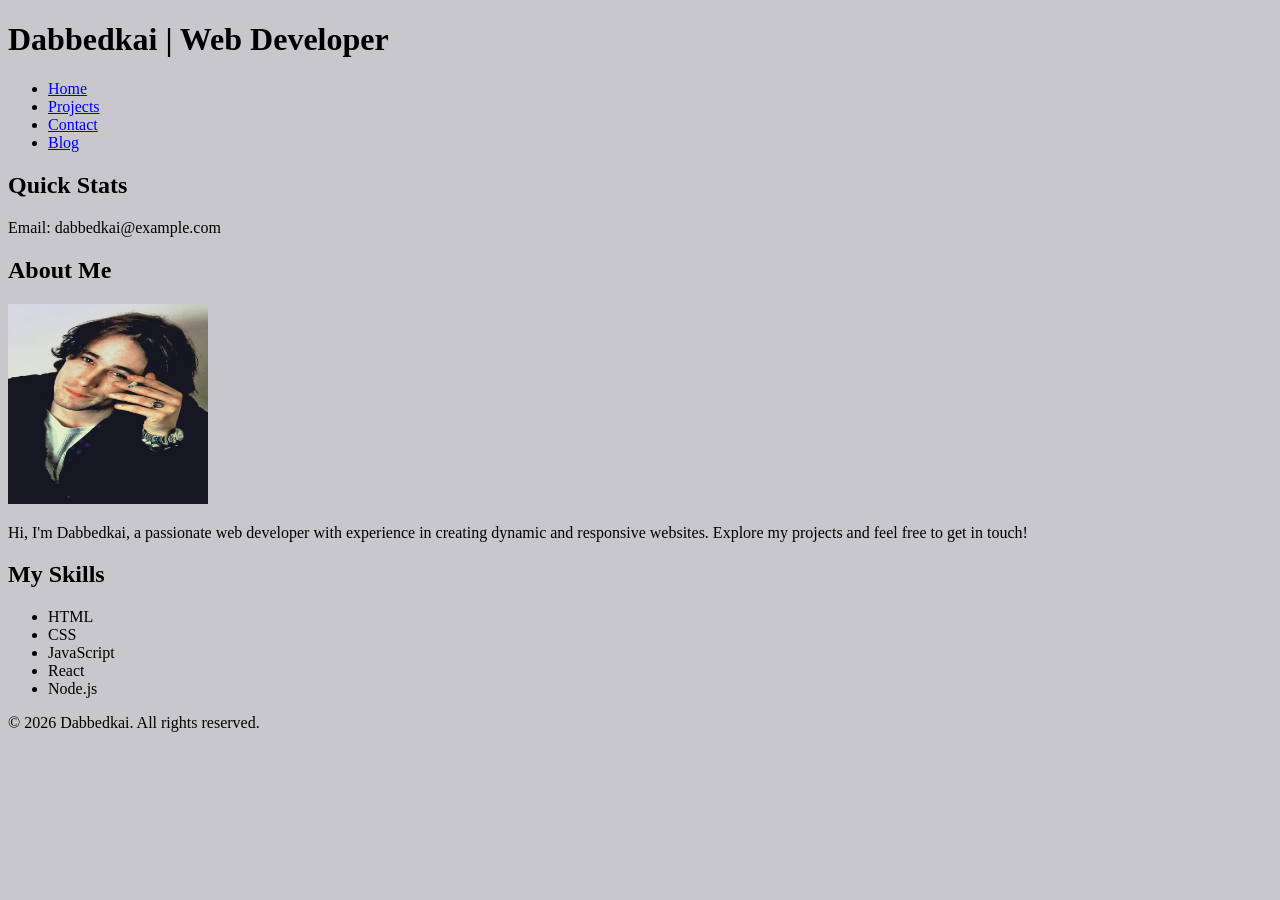
<file: activity1/index.html>
<!DOCTYPE html>
<html lang="en">
  <head>
    <meta charset="UTF-8">
    <meta name="viewport" content="width=device-width, initial-scale=1.0">
    <title>Main Portfolio</title>
    <style>
        body {
            background-color: #c8c8cc;

        }
    </style>
  </head>
  <body>
    <header>
      <h1>Dabbedkai | Web Developer</h1>
    </header>
    <nav>
      <ul>
        <li><a href="index.html">Home</a></li>
        <li><a href="projects.html">Projects</a></li>
        <li><a href="contact.html">Contact</a></li>
        <li><a href="blog.html">Blog</a></li>
      </ul>

    </nav>
    <main>
      <aside>
        <h2>Quick Stats</h2>
        <p>Email: dabbedkai@example.com</p>
      </aside>
      <section id="about">
        <h2>About Me</h2>
        <img src="profile.jpg" width="200" height="200" alt="Headshot of Dabbedkai">
        <p>Hi, I'm Dabbedkai, a passionate web developer with experience in
          creating dynamic and responsive websites. Explore my projects and feel
          free to get in touch!</p>
      </section>
      <section id="skills">
        <h2>My Skills</h2>
        <ul>
          <li>HTML</li>
          <li>CSS</li>
          <li>JavaScript</li>
          <li>React</li>
          <li>Node.js</li>
        </ul>
      </section>
    </main>
    <footer>
      <p>&copy; 2026 Dabbedkai. All rights reserved.</p>
    </footer>
  </body>
</html>
</file>
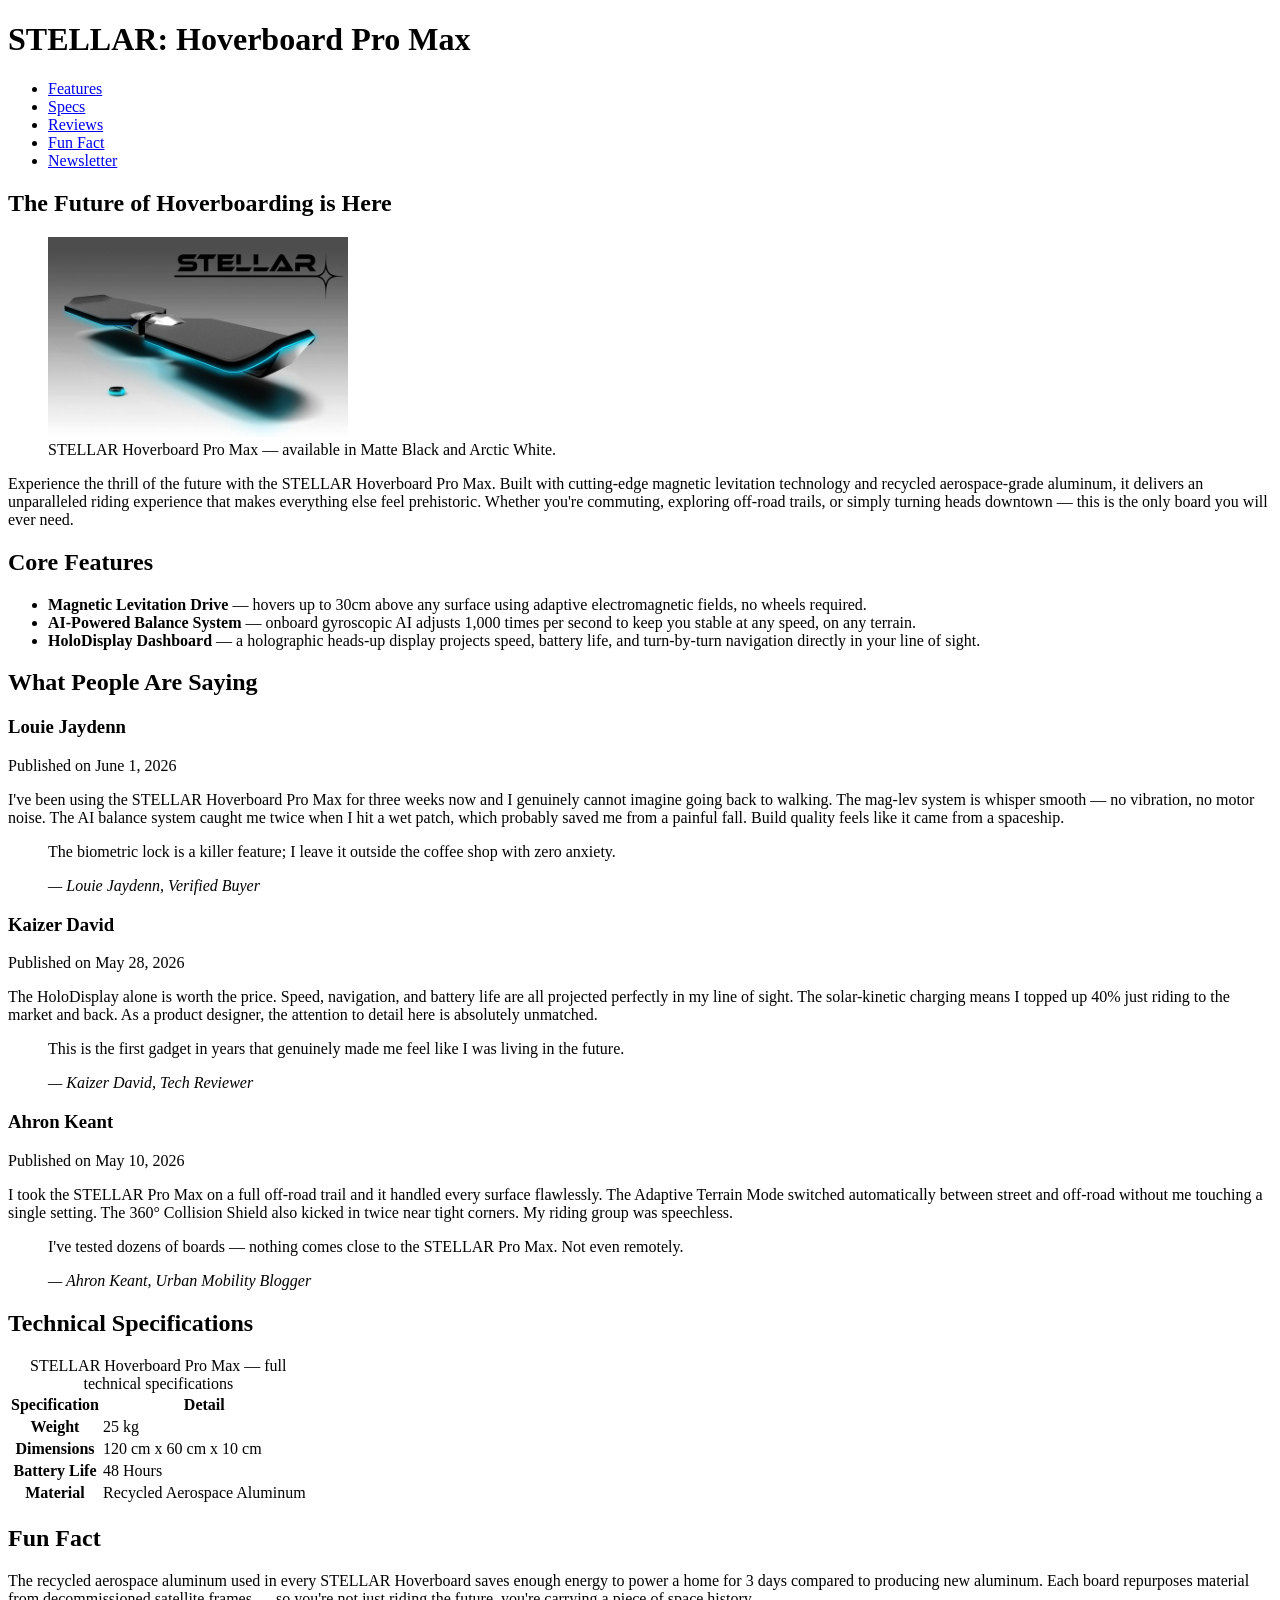
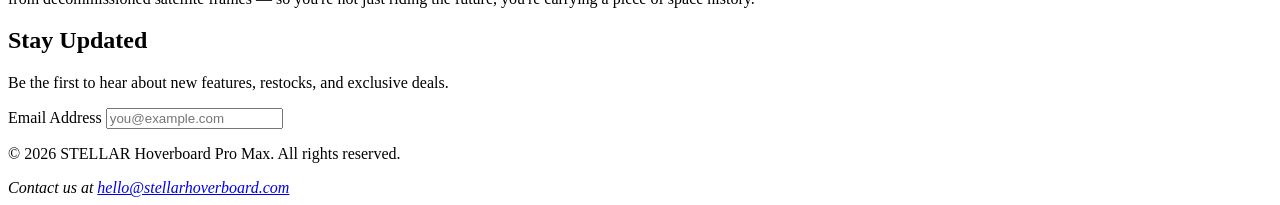
<file: activity2/index.html>
<!doctype html>
<html lang="en">
  <head>
    <meta charset="UTF-8" />
    <meta name="viewport" content="width=device-width, initial-scale=1.0" />
    <title>STELLAR: Hoverboard Pro Max</title>
  </head>
  <body>
    <header>
      <h1>STELLAR: Hoverboard Pro Max</h1>
      <nav>
        <ul>
          <li><a href="#features">Features</a></li>
          <li><a href="#specs">Specs</a></li>
          <li><a href="#reviews">Reviews</a></li>
          <li><a href="#fun-fact">Fun Fact</a></li>
          <li><a href="#newsletter">Newsletter</a></li>
        </ul>
      </nav>
    </header>

    <main>
      <section id="hero">
        <h2>The Future of Hoverboarding is Here</h2>
        <figure>
          <img
            src="product.jpg"
            width="300"
            height="200"
            alt="STELLAR Hoverboard Pro Max in sleek matte black finish with glowing blue LED trim, hovering 20cm above ground"
          />
          <figcaption>
            STELLAR Hoverboard Pro Max — available in Matte Black and Arctic
            White.
          </figcaption>
        </figure>
        <p>
          Experience the thrill of the future with the STELLAR Hoverboard Pro
          Max. Built with cutting-edge magnetic levitation technology and
          recycled aerospace-grade aluminum, it delivers an unparalleled riding
          experience that makes everything else feel prehistoric. Whether you're
          commuting, exploring off-road trails, or simply turning heads downtown
          — this is the only board you will ever need.
        </p>
      </section>

      <section id="features">
        <h2>Core Features</h2>
        <ul>
          <li>
            <strong>Magnetic Levitation Drive</strong> — hovers up to 30cm above
            any surface using adaptive electromagnetic fields, no wheels
            required.
          </li>
          <li>
            <strong>AI-Powered Balance System</strong> — onboard gyroscopic AI
            adjusts 1,000 times per second to keep you stable at any speed, on
            any terrain.
          </li>
          <li>
            <strong>HoloDisplay Dashboard</strong> — a holographic heads-up
            display projects speed, battery life, and turn-by-turn navigation
            directly in your line of sight.
          </li>
        </ul>
      </section>

      <section id="reviews">
        <h2>What People Are Saying</h2>

        <article>
          <h3>Louie Jaydenn</h3>
          <p>Published on <time datetime="2026-06-01">June 1, 2026</time></p>
          <p>
            I've been using the STELLAR Hoverboard Pro Max for three weeks now
            and I genuinely cannot imagine going back to walking. The mag-lev
            system is whisper smooth — no vibration, no motor noise. The AI
            balance system caught me twice when I hit a wet patch, which
            probably saved me from a painful fall. Build quality feels like it
            came from a spaceship.
          </p>
          <blockquote>
            <p>
              The biometric lock is a killer feature; I leave it outside the
              coffee shop with zero anxiety.
            </p>
            <cite>— Louie Jaydenn, Verified Buyer</cite>
          </blockquote>
        </article>

        <article>
          <h3>Kaizer David</h3>
          <p>Published on <time datetime="2026-05-28">May 28, 2026</time></p>
          <p>
            The HoloDisplay alone is worth the price. Speed, navigation, and
            battery life are all projected perfectly in my line of sight. The
            solar-kinetic charging means I topped up 40% just riding to the
            market and back. As a product designer, the attention to detail here
            is absolutely unmatched.
          </p>
          <blockquote>
            <p>
              This is the first gadget in years that genuinely made me feel like
              I was living in the future.
            </p>
            <cite>— Kaizer David, Tech Reviewer</cite>
          </blockquote>
        </article>

        <article>
          <h3>Ahron Keant</h3>
          <p>Published on <time datetime="2026-05-10">May 10, 2026</time></p>
          <p>
            I took the STELLAR Pro Max on a full off-road trail and it handled
            every surface flawlessly. The Adaptive Terrain Mode switched
            automatically between street and off-road without me touching a
            single setting. The 360° Collision Shield also kicked in twice near
            tight corners. My riding group was speechless.
          </p>
          <blockquote>
            <p>
              I've tested dozens of boards — nothing comes close to the STELLAR
              Pro Max. Not even remotely.
            </p>
            <cite>— Ahron Keant, Urban Mobility Blogger</cite>
          </blockquote>
        </article>
      </section>

      <section id="specs">
        <h2>Technical Specifications</h2>
        <table>
          <caption>
            STELLAR Hoverboard Pro Max — full technical specifications
          </caption>
          <thead>
            <tr>
              <th scope="col">Specification</th>
              <th scope="col">Detail</th>
            </tr>
          </thead>
          <tbody>
            <tr>
              <th scope="row">Weight</th>
              <td>25 kg</td>
            </tr>
            <tr>
              <th scope="row">Dimensions</th>
              <td>120 cm x 60 cm x 10 cm</td>
            </tr>
            <tr>
              <th scope="row">Battery Life</th>
              <td>48 Hours</td>
            </tr>
            <tr>
              <th scope="row">Material</th>
              <td>Recycled Aerospace Aluminum</td>
            </tr>
          </tbody>
        </table>
      </section>

      <aside id="fun-fact">
        <h2>Fun Fact</h2>
        <p>
          The recycled aerospace aluminum used in every STELLAR Hoverboard saves
          enough energy to power a home for 3 days compared to producing new
          aluminum. Each board repurposes material from decommissioned satellite
          frames — so you're not just riding the future, you're carrying a piece
          of space history.
        </p>
      </aside>

      <section id="newsletter">
        <h2>Stay Updated</h2>
        <p>
          Be the first to hear about new features, restocks, and exclusive
          deals.
        </p>
        <form>
          <label for="email">Email Address</label>
          <input
            type="email"
            id="email"
            name="email"
            placeholder="you@example.com"
          />
            
        </form>
      </section>
    </main>

    <footer>
      <p>&copy; 2026 STELLAR Hoverboard Pro Max. All rights reserved.</p>
      <address>
        Contact us at
        <a href="mailto:hello@stellarhoverboard.com"
          >hello@stellarhoverboard.com</a
        >
      </address>
    </footer>
  </body>
</html>
</file>
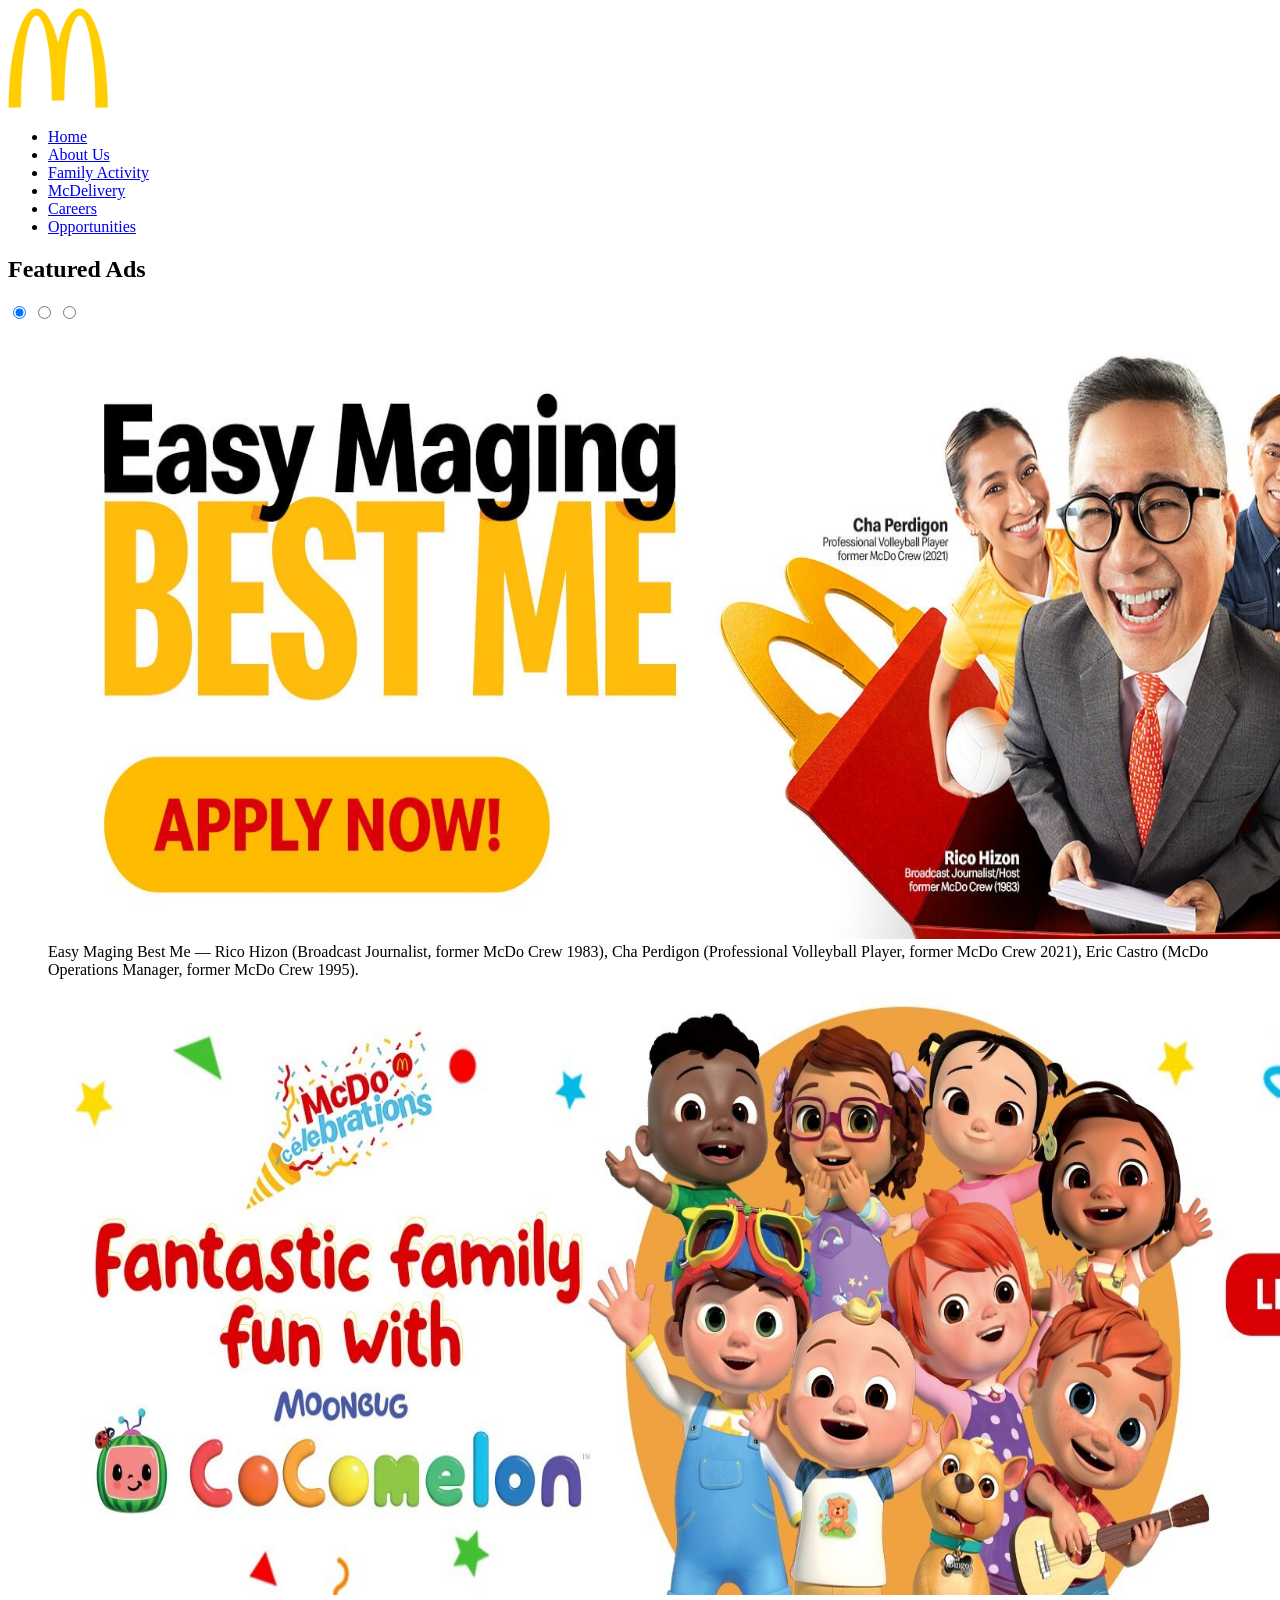
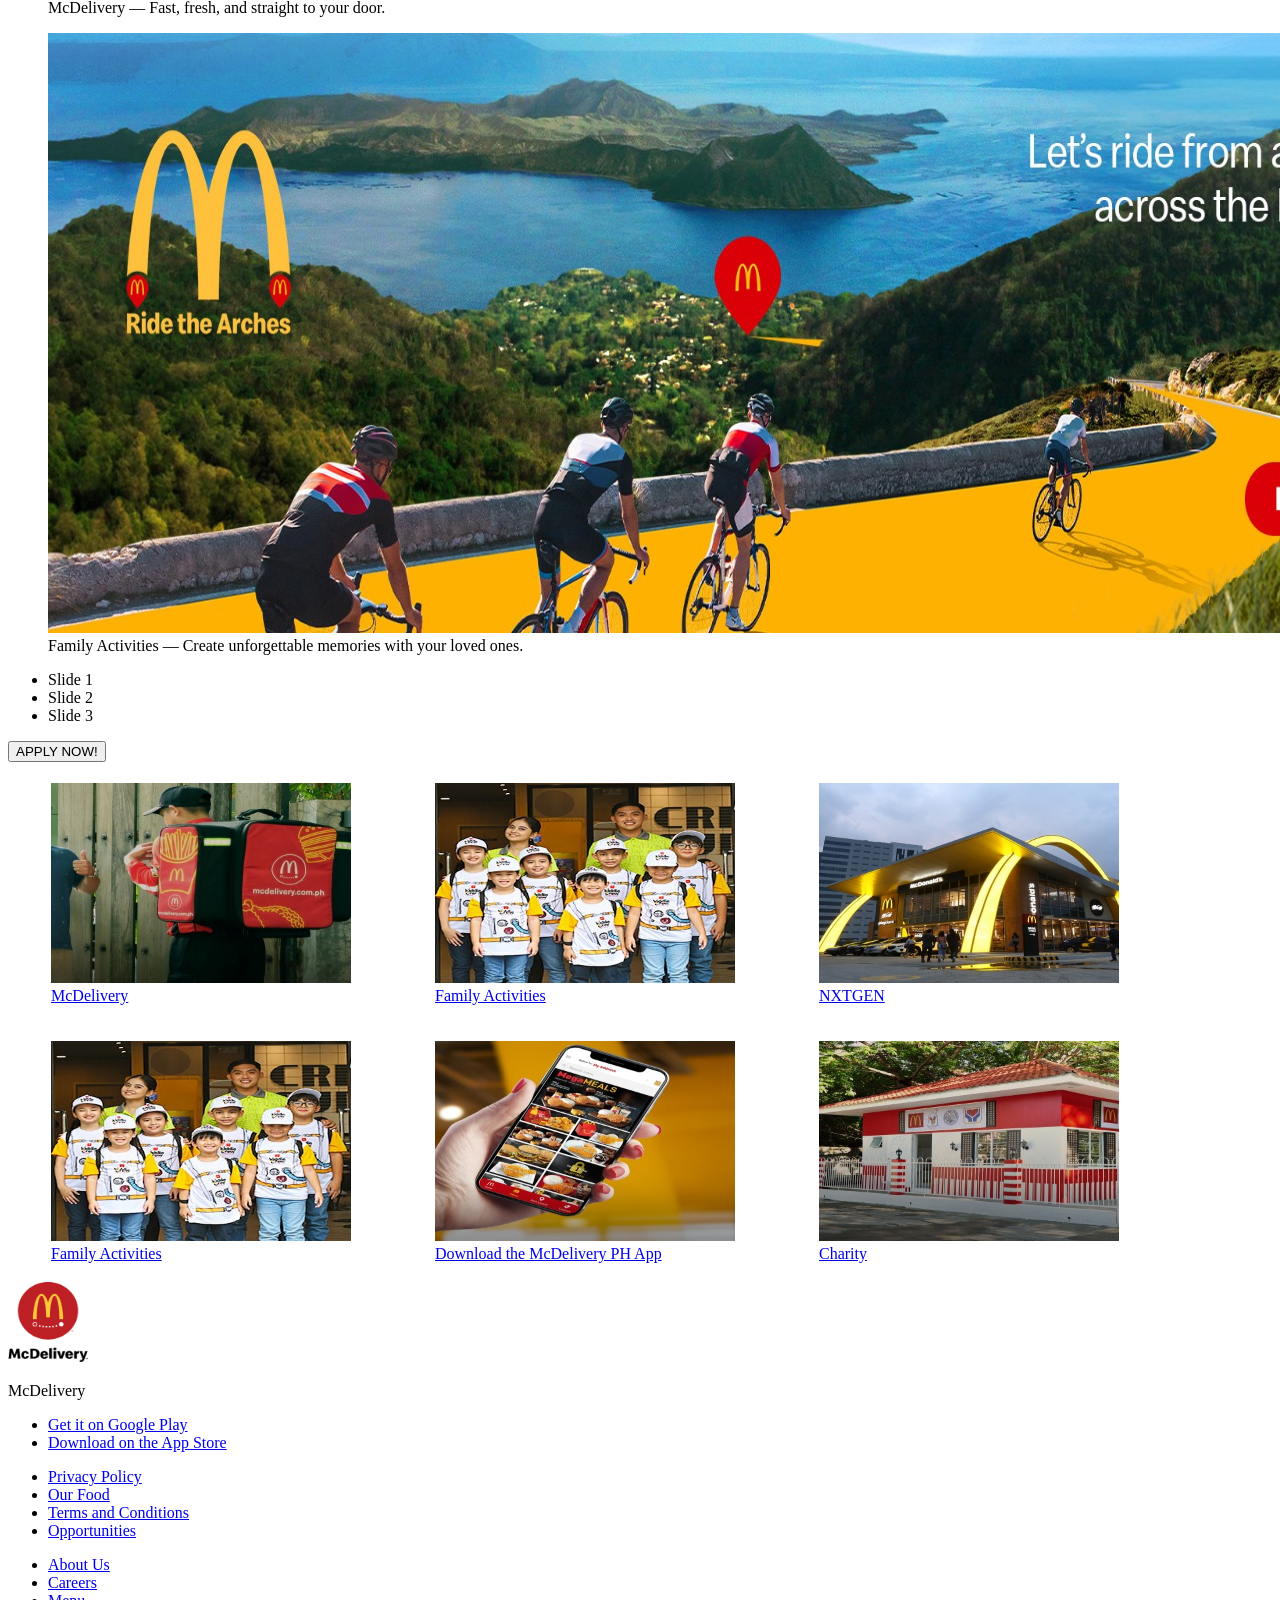
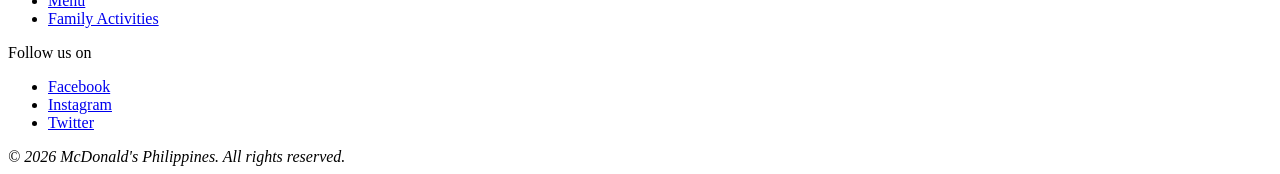
<file: activity3/index.html>
<!doctype html>
<html lang="en">
  <head>
    <meta charset="UTF-8" />
    <meta name="viewport" content="width=device-width, initial-scale=1.0" />
    <title>Document</title>
  </head>
  <body>
    <img src="logo.png" width="100" height="100" alt="Mcdo Logo" />
    <nav>
      <ul>
        <li><a href="#home">Home</a></li>
        <li><a href="#about">About Us</a></li>
        <li><a href="#activity">Family Activity</a></li>
        <li><a href="#delivery">McDelivery</a></li>
        <li><a href="#careers">Careers</a></li>
        <li><a href="#opportunities">Opportunities</a></li>
      </ul>
    </nav>

    <main>
    <section id="home">
      <h2>Featured Ads</h2>

      <input type="radio" name="carousel" id="slide1" checked />
      <input type="radio" name="carousel" id="slide2" />
      <input type="radio" name="carousel" id="slide3" />
 
      <figure id="carousel-slide1">
        <img
          src="AD.png"
          width="1500"
          height="600"
          alt="Easy Maging Best Me — Rico Hizon, Cha Perdigon, and Eric Castro, former McDo crew members who became successful professionals"
        />
        <figcaption>
          Easy Maging Best Me — Rico Hizon (Broadcast Journalist, former McDo Crew 1983),
          Cha Perdigon (Professional Volleyball Player, former McDo Crew 2021),
          Eric Castro (McDo Operations Manager, former McDo Crew 1995).
        </figcaption>
      </figure>

      <figure id="carousel-slide2">
        <img
          src="AD2.jpg"
          width="1500"
          height="600"
          alt="McDonald's McDelivery — order your favorites delivered straight to your door"
        />
        <figcaption>McDelivery — Fast, fresh, and straight to your door.</figcaption>
      </figure>

      <figure id="carousel-slide3">
        <img
          src="AD3.jpg"
          width="1500"
          height="600"
          alt="McDonald's Family Activities — fun events and experiences for the whole family"
        />
        <figcaption>Family Activities — Create unforgettable memories with your loved ones.</figcaption>
      </figure>
 
      <nav aria-label="Carousel navigation">
        <ul>
          <li><label for="slide1">Slide 1</label></li>
          <li><label for="slide2">Slide 2</label></li>
          <li><label for="slide3">Slide 3</label></li>
        </ul>
      </nav>
 
      <a href="#opportunities"><button type="button">APPLY NOW!</button></a>
    </section>
      <table>
        <tbody>
          <tr></tr>

          <tr>
            <td>
              <article>
                <a href="#mcdelivery">
                  <figure>
                    <img
                      src="McDelivery-300.jpeg"
                      alt="McDonald's delivery rider carrying a red McDelivery bag"
                      width="300"
                      height="200"
                    />
                    <figcaption>McDelivery</figcaption>
                  </figure>
                </a>
              </article>
            </td>
            <td>
              <article>
                <a href="#family">
                  <figure>
                    <img
                      src="FAMILY.jpg"
                      alt="McDonald's Family Activities"
                      width="300"
                      height="200"
                    />
                    <figcaption>Family Activities</figcaption>
                  </figure>
                </a>
              </article>
            </td>
            <td>
              <article>
                <a href="#nxtgen">
                  <figure>
                    <img
                      src="NXTGEN.jpeg"
                      alt="McDonald's NXTGEN"
                      width="300"
                      height="200"
                    />
                    <figcaption>NXTGEN</figcaption>
                  </figure>
                </a>
              </article>
            </td>
          </tr>

          <tr>
            <td>
              <article>
                <a href="#family">
                  <figure>
                    <img
                      src="FAMILY.jpg"
                      alt="A happy family wearing matching McDonald's t-shirts at a family activity event"
                      width="300"
                      height="200"
                    />
                    <figcaption>Family Activities</figcaption>
                  </figure>
                </a>
              </article>
            </td>

            <td>
              <article>
                <a href="#app">
                  <figure>
                    <img
                      src="DOWNLOAD.jpeg"
                      alt="Hand holding a smartphone showing the McDelivery PH app with meal options"
                      width="300"
                      height="200"
                    />
                    <figcaption>Download the McDelivery PH App</figcaption>
                  </figure>
                </a>
              </article>
            </td>

            <td>
              <article>
                <a href="#charity">
                  <figure>
                    <img
                      src="CHARITY.jpeg"
                      alt="McDonald's Bahay ni Kuya charity house with red and white exterior"
                      width="300"
                      height="200"
                    />
                    <figcaption>Charity</figcaption>
                  </figure>
                </a>
              </article>
            </td>
          </tr>
        </tbody>
      </table>
    </main>
    <footer>

    <section>
      <img src="MCDELIVERY.png" alt="McDelivery circular logo" width="80" height="80" />
      <p>McDelivery</p>
      <nav aria-label="Download McDelivery app">
        <ul>
          <li><a href="https://play.google.com/store">Get it on Google Play</a></li>
          <li><a href="https://www.apple.com/app-store/">Download on the App Store</a></li>
        </ul>
      </nav>
    </section>

    <nav aria-label="Legal and policies">
      <ul>
        <li><a href="#privacy">Privacy Policy</a></li>
        <li><a href="#food">Our Food</a></li>
        <li><a href="#terms">Terms and Conditions</a></li>
        <li><a href="#opportunities">Opportunities</a></li>
      </ul>
    </nav>

    <nav aria-label="Company">
      <ul>
        <li><a href="#about">About Us</a></li>
        <li><a href="#careers">Careers</a></li>
        <li><a href="#menu">Menu</a></li>
        <li><a href="#activity">Family Activities</a></li>
      </ul>
    </nav>

    <section>
      <p>Follow us on</p>
      <nav aria-label="Social media">
        <ul>
          <li><a href="https://www.facebook.com/McDo.Philippines">Facebook</a></li>
          <li><a href="https://www.instagram.com/mcdoph">Instagram</a></li>
          <li><a href="https://twitter.com/McDo_PH">Twitter</a></li>
        </ul>
      </nav>
    </section>
 
    <address>
      &copy; 2026 McDonald's Philippines. All rights reserved.
    </address>
 
  </footer>
  </body>
</html>
</file>
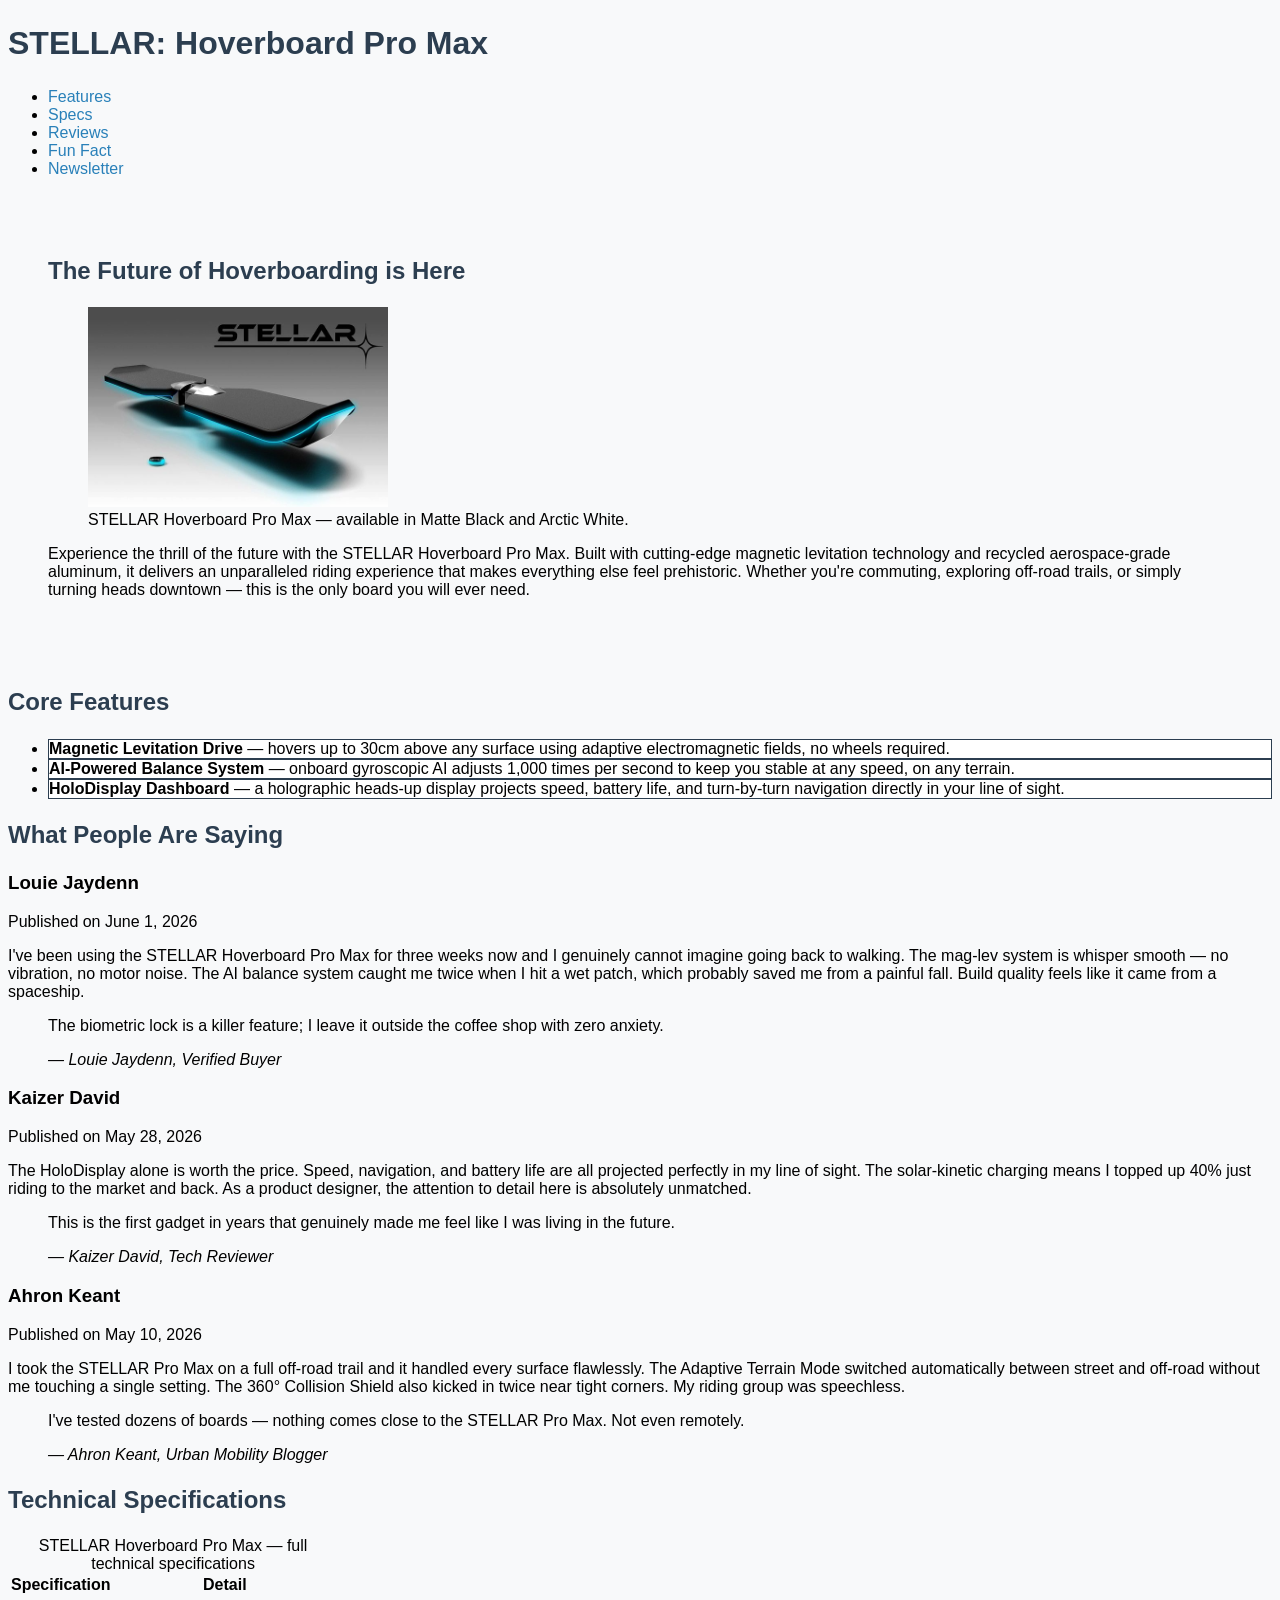
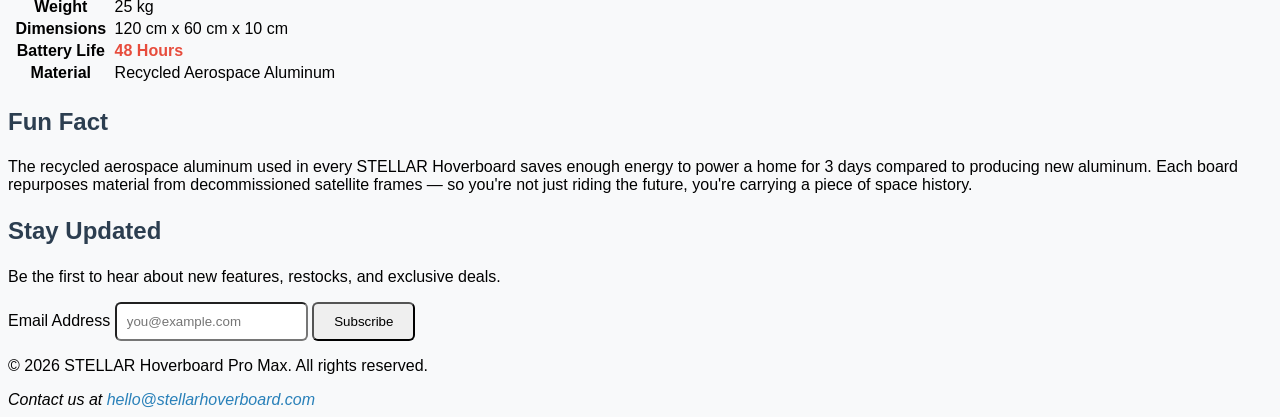
<file: activity4/index.html>
<!doctype html>
<html lang="en">
  <head>
    <meta charset="UTF-8" />
    <meta name="viewport" content="width=device-width, initial-scale=1.0" />
    <title>STELLAR: Hoverboard Pro Max</title>
    <link rel="stylesheet" href="style.css">
  </head>
  <body>
    <header>
      <h1>STELLAR: Hoverboard Pro Max</h1>
      <nav>
        <ul>
          <li><a href="#features">Features</a></li>
          <li><a href="#specs">Specs</a></li>
          <li><a href="#reviews">Reviews</a></li>
          <li><a href="#fun-fact">Fun Fact</a></li>
          <li><a href="#newsletter">Newsletter</a></li>
        </ul>
      </nav>
    </header>

    <main>
      <section id="hero">
        <h2>The Future of Hoverboarding is Here</h2>
        <figure>
          <img
            src="product.jpg"
            width="300"
            height="200"
            alt="STELLAR Hoverboard Pro Max in sleek matte black finish with glowing blue LED trim, hovering 20cm above ground"
          />
          <figcaption>
            STELLAR Hoverboard Pro Max — available in Matte Black and Arctic
            White.
          </figcaption>
        </figure>
        <p>
          Experience the thrill of the future with the STELLAR Hoverboard Pro
          Max. Built with cutting-edge magnetic levitation technology and
          recycled aerospace-grade aluminum, it delivers an unparalleled riding
          experience that makes everything else feel prehistoric. Whether you're
          commuting, exploring off-road trails, or simply turning heads downtown
          — this is the only board you will ever need.
        </p>
      </section>

      <section id="features">
        <h2>Core Features</h2>
        <ul>
          <li class="feature-card">
            <strong>Magnetic Levitation Drive</strong> — hovers up to 30cm above
            any surface using adaptive electromagnetic fields, no wheels
            required.
          </li>
          <li class="feature-card">
            <strong>AI-Powered Balance System</strong> — onboard gyroscopic AI
            adjusts 1,000 times per second to keep you stable at any speed, on
            any terrain.
          </li>
          <li class="feature-card">
            <strong>HoloDisplay Dashboard</strong> — a holographic heads-up
            display projects speed, battery life, and turn-by-turn navigation
            directly in your line of sight.
          </li>
        </ul>
      </section>

      <section id="reviews">
        <h2>What People Are Saying</h2>

        <article>
          <h3>Louie Jaydenn</h3>
          <p>Published on <time datetime="2026-06-01">June 1, 2026</time></p>
          <p>
            I've been using the STELLAR Hoverboard Pro Max for three weeks now
            and I genuinely cannot imagine going back to walking. The mag-lev
            system is whisper smooth — no vibration, no motor noise. The AI
            balance system caught me twice when I hit a wet patch, which
            probably saved me from a painful fall. Build quality feels like it
            came from a spaceship.
          </p>
          <blockquote>
            <p>
              The biometric lock is a killer feature; I leave it outside the
              coffee shop with zero anxiety.
            </p>
            <cite>— Louie Jaydenn, Verified Buyer</cite>
          </blockquote>
        </article>

        <article>
          <h3>Kaizer David</h3>
          <p>Published on <time datetime="2026-05-28">May 28, 2026</time></p>
          <p>
            The HoloDisplay alone is worth the price. Speed, navigation, and
            battery life are all projected perfectly in my line of sight. The
            solar-kinetic charging means I topped up 40% just riding to the
            market and back. As a product designer, the attention to detail here
            is absolutely unmatched.
          </p>
          <blockquote>
            <p>
              This is the first gadget in years that genuinely made me feel like
              I was living in the future.
            </p>
            <cite>— Kaizer David, Tech Reviewer</cite>
          </blockquote>
        </article>

        <article>
          <h3>Ahron Keant</h3>
          <p>Published on <time datetime="2026-05-10">May 10, 2026</time></p>
          <p>
            I took the STELLAR Pro Max on a full off-road trail and it handled
            every surface flawlessly. The Adaptive Terrain Mode switched
            automatically between street and off-road without me touching a
            single setting. The 360° Collision Shield also kicked in twice near
            tight corners. My riding group was speechless.
          </p>
          <blockquote>
            <p>
              I've tested dozens of boards — nothing comes close to the STELLAR
              Pro Max. Not even remotely.
            </p>
            <cite>— Ahron Keant, Urban Mobility Blogger</cite>
          </blockquote>
        </article>
      </section>

      <section id="specs">
        <h2>Technical Specifications</h2>
        <table>
          <caption>
            STELLAR Hoverboard Pro Max — full technical specifications
          </caption>
          <thead>
            <tr>
              <th scope="col">Specification</th>
              <th scope="col">Detail</th>
            </tr>
          </thead>
          <tbody>
            <tr>
              <th scope="row">Weight</th>
              <td>25 kg</td>
            </tr>
            <tr>
              <th scope="row">Dimensions</th>
              <td>120 cm x 60 cm x 10 cm</td>
            </tr>
            <tr>
              <th scope="row">Battery Life</th>
              <td><span class="text-highlight">48 Hours</span></td>
            </tr>
            <tr>
              <th scope="row">Material</th>
              <td>Recycled Aerospace Aluminum</td>
            </tr>
          </tbody>
        </table>
      </section>

      <aside id="fun-fact">
        <h2>Fun Fact</h2>
        <p>
          The recycled aerospace aluminum used in every STELLAR Hoverboard saves
          enough energy to power a home for 3 days compared to producing new
          aluminum. Each board repurposes material from decommissioned satellite
          frames — so you're not just riding the future, you're carrying a piece
          of space history.
        </p>
      </aside>

      <section id="newsletter">
        <h2>Stay Updated</h2>
        <p>
          Be the first to hear about new features, restocks, and exclusive
          deals.
        </p>
        <form>
          <label for="email">Email Address</label>
          <input
            type="email"
            id="email"
            name="email"
            placeholder="you@example.com"
          />
          <button type="submit">Subscribe</button>
        </form>
      </section>
    </main>

    <footer>
      <p>&copy; 2026 STELLAR Hoverboard Pro Max. All rights reserved.</p>
      <address>
        Contact us at
        <a href="mailto:hello@stellarhoverboard.com"
          >hello@stellarhoverboard.com</a
        >
      </address>
    </footer>
  </body>
</html>
</file>
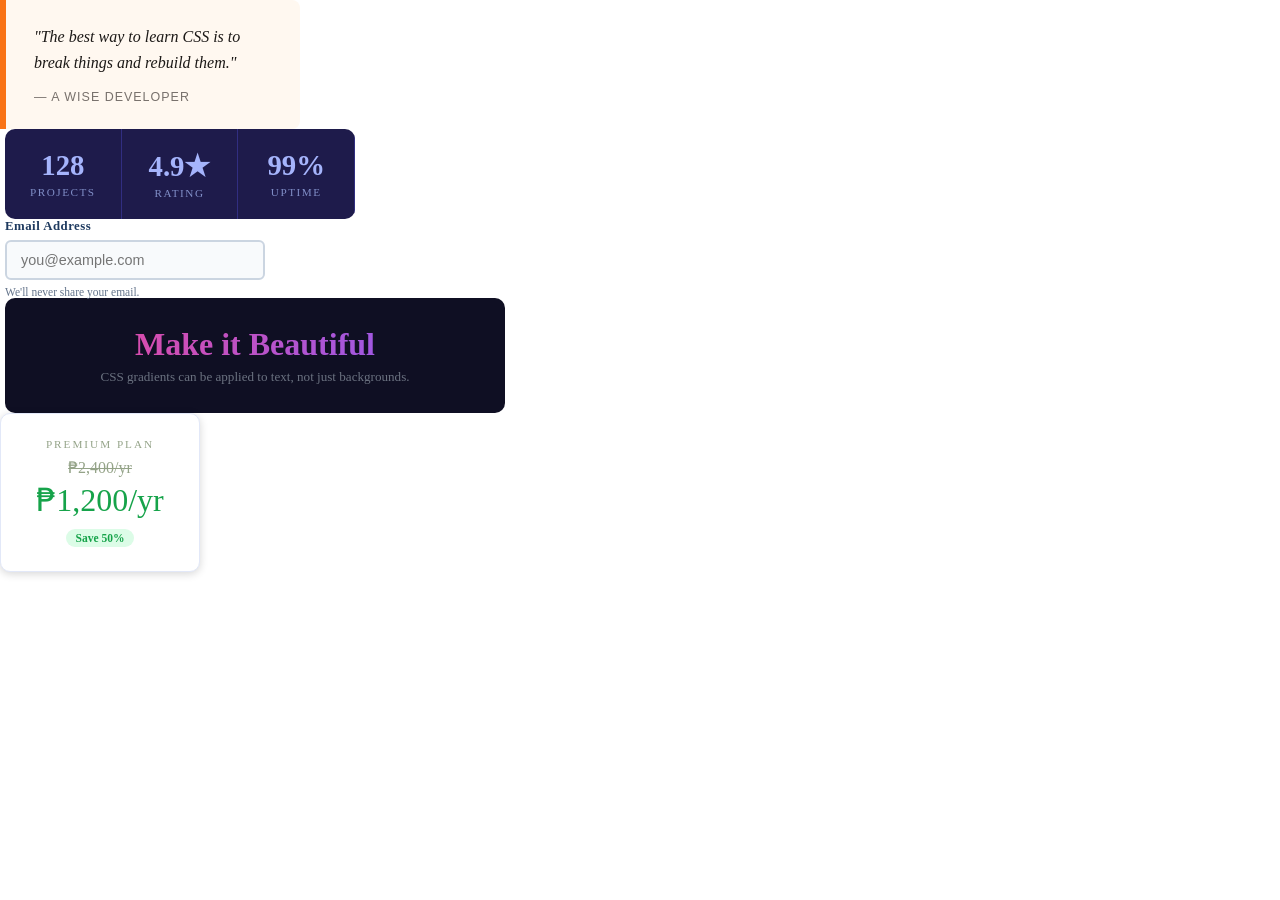
<file: activity5/index.html>
<!DOCTYPE html>
<html lang="en">
<head>
    <meta charset="UTF-8">
    <meta name="viewport" content="width=device-width, initial-scale=1.0">
    <title>Document</title>
    <link rel="stylesheet" href="style.css">
</head>
<body>
    
   <div class="quote-card">
    <blockquote>
      "The best way to learn CSS is to break things and rebuild them."
    </blockquote>
    <cite>— A Wise Developer</cite>
  </div>

    <div class ="challenge-content2">
    <div class="stats">
    <div class="stat">
      <span class="stat-number">128</span>
      <span class="stat-label">Projects</span>
    </div>
    <div class="stat">
      <span class="stat-number">4.9★</span>
      <span class="stat-label">Rating</span>
    </div>
    <div class="stat">
      <span class="stat-number">99%</span>
      <span class="stat-label">Uptime</span>
    </div>
  </div>
  </div>

  <div class="field">
    <label for="email">Email Address</label>
    <input type="email" id="email" placeholder="you@example.com" />
    <span class="helper">We'll never share your email.</span>
  </div>

  <div class="banner">
    <h2>Make it Beautiful</h2>
    <p>CSS gradients can be applied to text, not just backgrounds.</p>
  </div>

  <div class="price-card">
    <p class="label">Premium Plan</p>
    <p class="old-price">₱2,400/yr</p>
    <p class="new-price">₱1,200/yr</p>
    <span class="save-badge">Save 50%</span>
  </div>
</body>
</html>
</file>
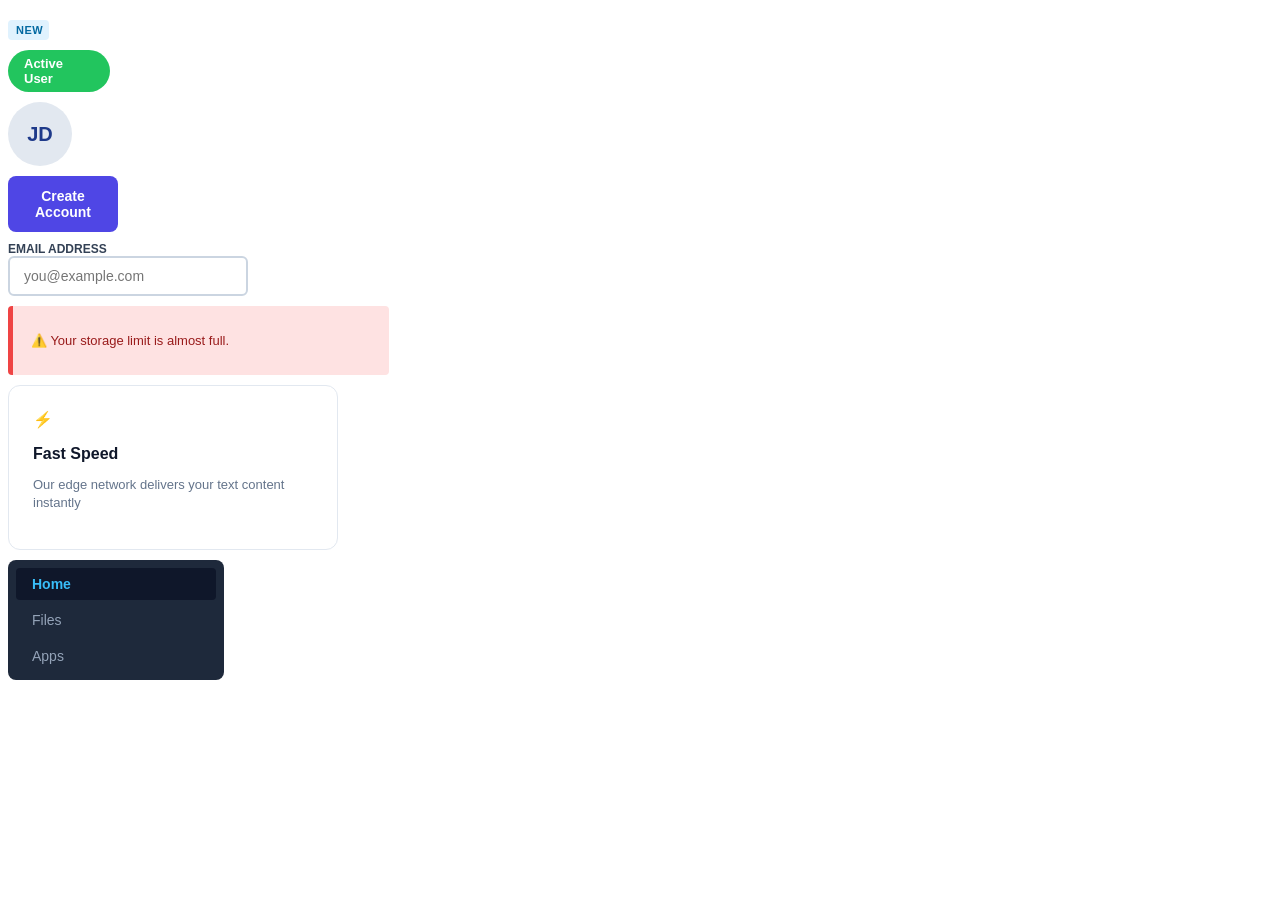
<file: activity6/index.html>
<!doctype html>
<html lang="en">
  <head>
    <meta charset="UTF-8" />
    <meta name="viewport" content="width=device-width, initial-scale=1.0" />
    <title>Document</title>
    <link rel="stylesheet" href="style.css" />
  </head>
  <body>
    <div class="ui-badge">
      <span>NEW</span>
    </div>

    <div class="ui-pill">
      <span>Active User</span>
    </div>

    <div class="ui-avatar">
      <span>JD</span>
    </div>

    <button class="ui-btn">
      <span>Create Account</span>
    </button>

    <div class="field-group">
      <label>Email Address</label>
      <input class="input-element" type="text" placeholder="you@example.com" />
    </div>

    <div class="alert-container">
      <p class="alert-message">⚠️ Your storage limit is almost full.</p>
    </div>

    <div class="feature-card">
      <div class="card-icon">⚡</div>
      <h3>Fast Speed</h3>
      <p>Our edge network delivers your text content instantly</p>
    </div>

    <ul class="nav-menu">
      <li class="active-item">
        <a class="nav-link">Home</a>
      </li>
      <li>
        <a class="nav-link">Files</a>
      </li>
      <li>
        <a class="nav-link">Apps</a>
      </li>
    </ul>
  </body>
</html>
</file>
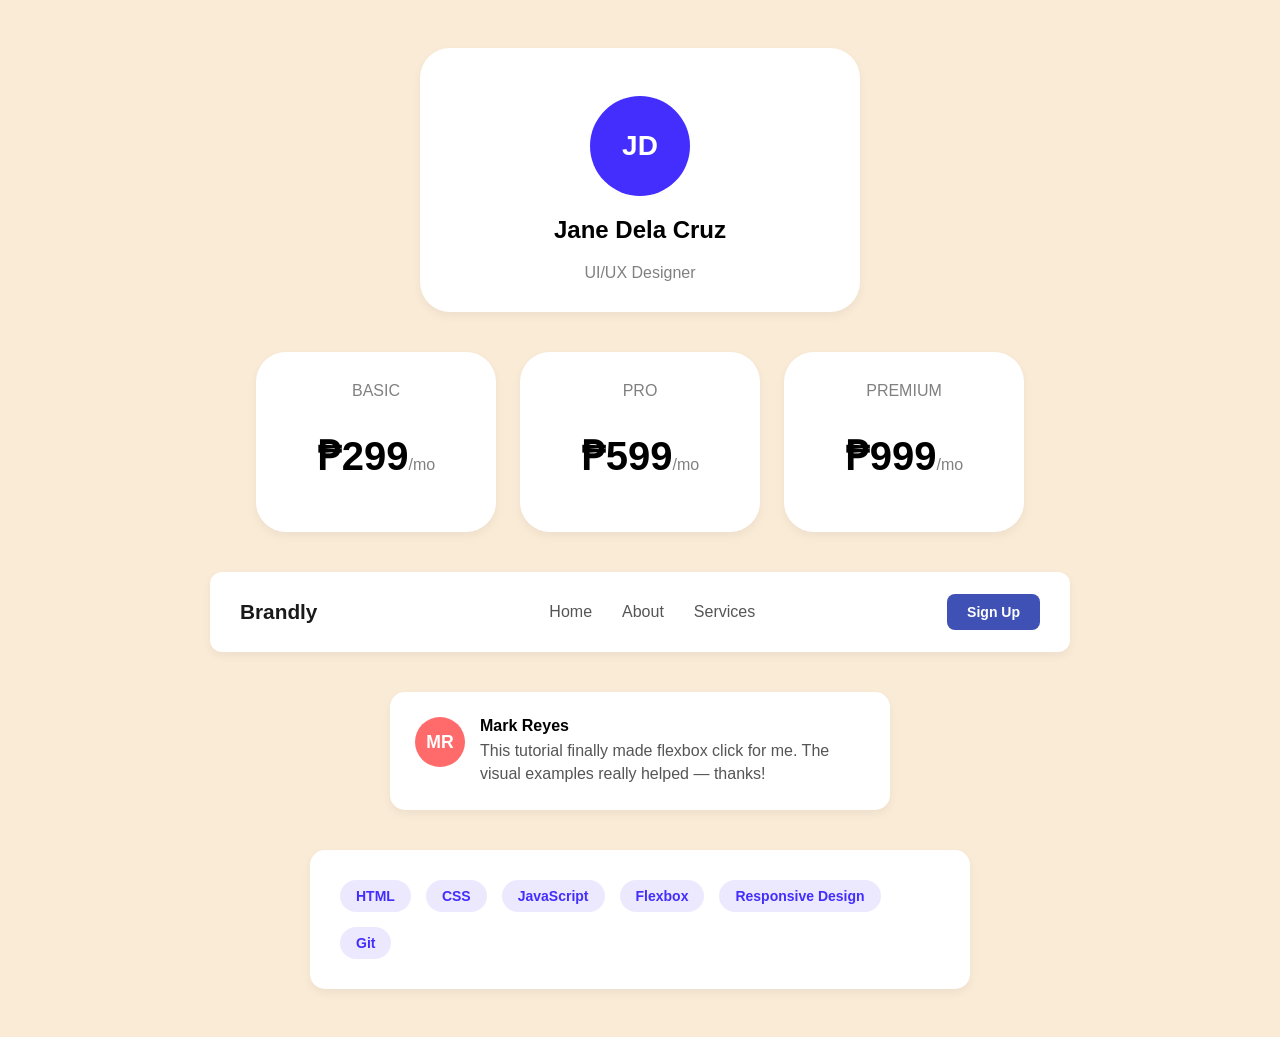
<file: activity8/index.html>
<!doctype html>
<html lang="en">
  <head>
    <meta charset="UTF-8" />
    <meta name="viewport" content="width=device-width, initial-scale=1.0" />
    <title>Document</title>
    <link rel="stylesheet" href="style.css" />
  </head>
  <body>
    <div class="profile-container">
      <article class="profile-box">
        <p class="profile">JD</p>
        <h2 class="name">Jane Dela Cruz</h2>
        <p class="job">UI/UX Designer</p>
      </article>
    </div>

    <div class="price-container">
      <div class="price-box">
        <span class="basic-price">BASIC</span>
        <div class="price-row">
          <h2 class="price">₱299</h2>
          <span class="period">/mo</span>
        </div>
      </div>

      <div class="price-box">
        <span class="basic-price">PRO</span>
        <div class="price-row">
          <h2 class="price">₱599</h2>
          <span class="period">/mo</span>
        </div>
      </div>

      <div class="price-box">
        <span class="basic-price">PREMIUM</span>
        <div class="price-row">
          <h2 class="price">₱999</h2>
          <span class="period">/mo</span>
        </div>
      </div>
    </div>

    <div class="nav-container">
      <nav class="nav-box">
        <h3 class="brand">Brandly</h3>
        <ul class="sub-nav">
          <a href="#" class="main-nav">Home</a>
          <a href="#" class="main-nav">About</a>
          <a href="#" class="main-nav">Services</a>
        </ul>
        <button class="signup">Sign Up</button>
      </nav>
    </div>

    <div class="comment-container">
      <div class="comment-box">
        <div class="avatar">MR</div>
        <div class="comment-content">
          <span class="comment-name">Mark Reyes</span>
          <p class="comment-text">
            This tutorial finally made flexbox click for me. The visual examples
            really helped — thanks!
          </p>
        </div>
      </div>
    </div>

    <div class="tags-container">
      <div class="tags-box">
        <span class="tag">HTML</span>
        <span class="tag">CSS</span>
        <span class="tag">JavaScript</span>
        <span class="tag">Flexbox</span>
        <span class="tag">Responsive Design</span>
        <span class="tag">Git</span>
      </div>
    </div>
  </body>
</html>
</file>
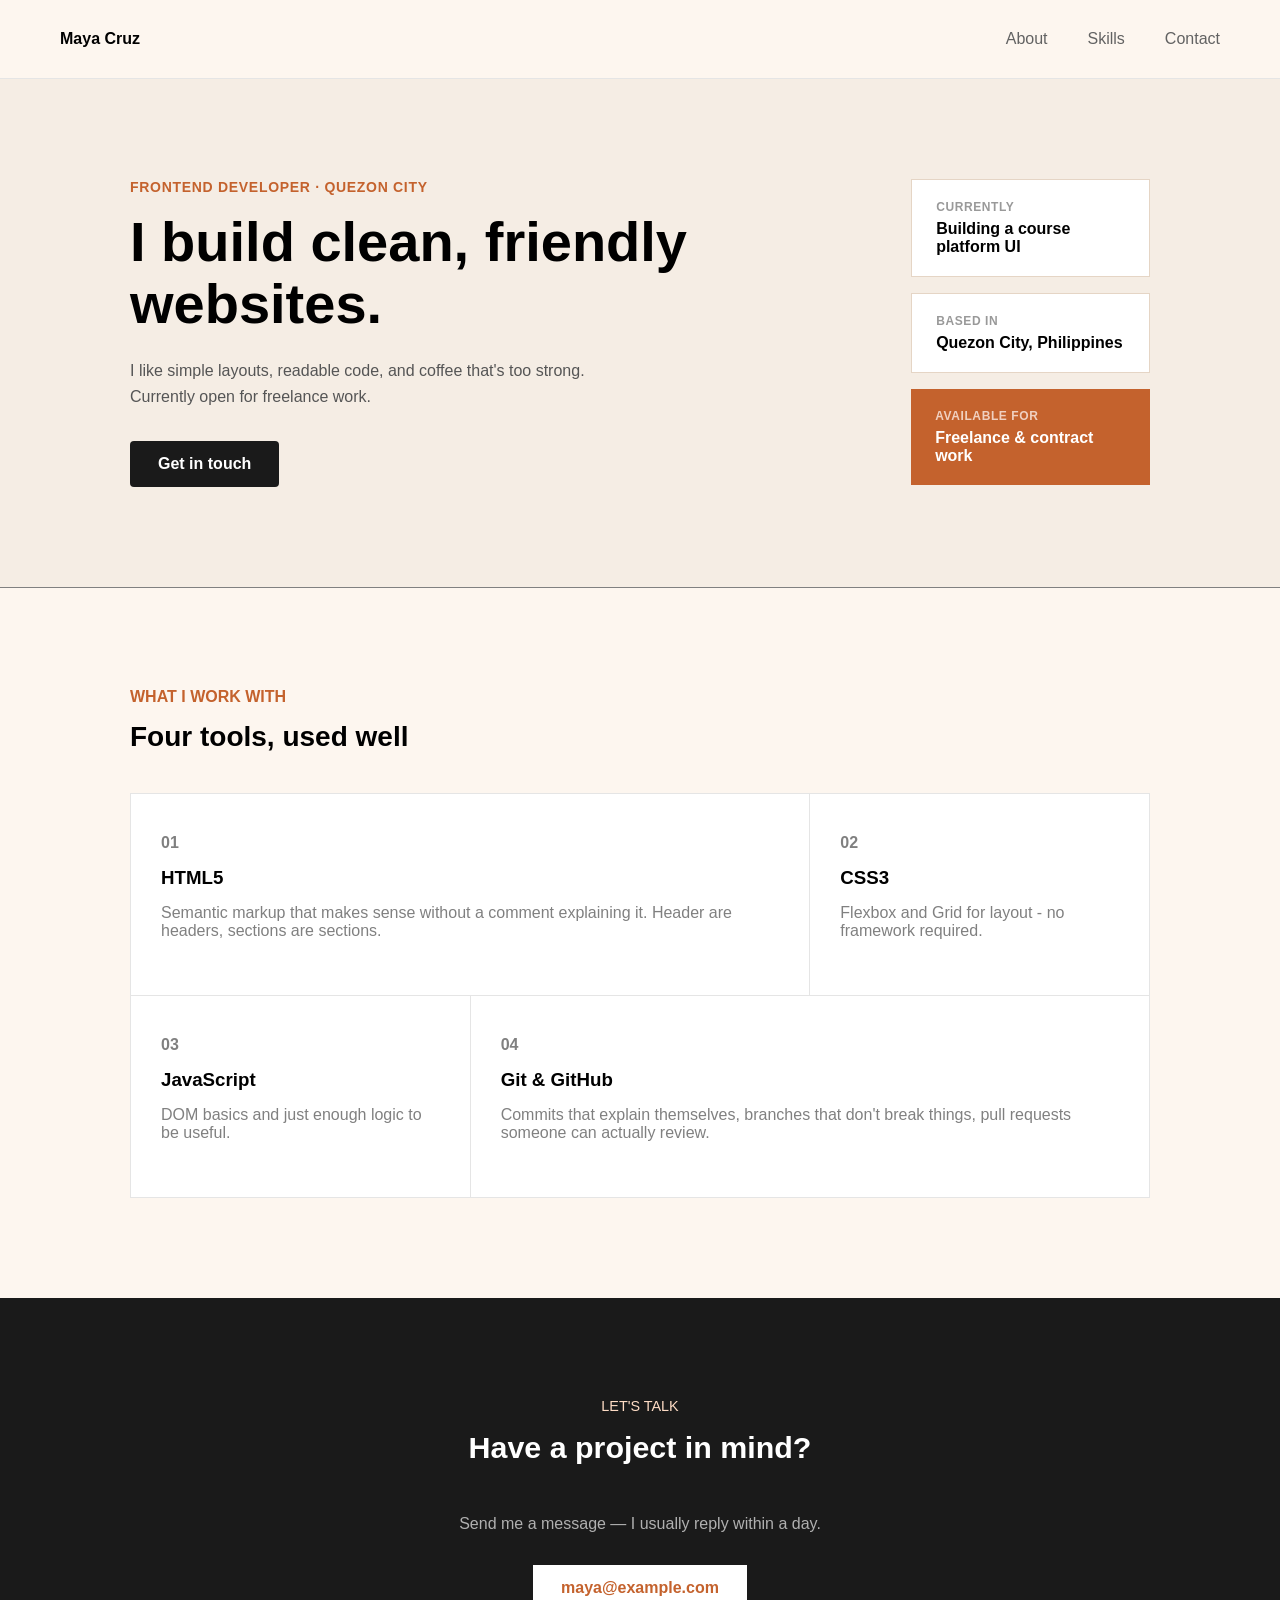
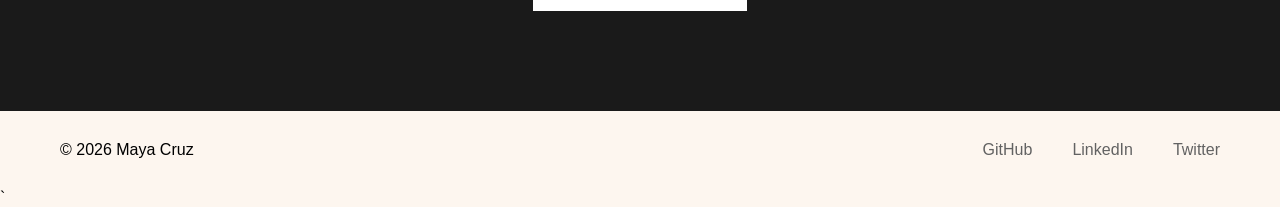
<file: activity9/index.html>
<!doctype html>
<html lang="en">
  <head>
    <meta charset="UTF-8" />
    <meta name="viewport" content="width=device-width, initial-scale=1.0" />
    <title>Maya Cruz — Frontend Developer</title>
    <link rel="stylesheet" href="style.css" />
  </head>
  <body>
    <header>
      <p class="navbar_logo">Maya Cruz</p>
      <nav>
        <ul class="navbar_links">
          <li><a href="#about">About</a></li>
          <li><a href="#skills">Skills</a></li>
          <li><a href="#contact">Contact</a></li>
        </ul>
      </nav>
    </header>

    <main>
      <section class="hero" id="about">
        <div class="hero_inner">
        <div class="hero_text">
          <p class="hero_eyebrow">FRONTEND DEVELOPER · QUEZON CITY</p>
          <h1 class="hero_title">I build clean, friendly websites.</h1>
          <p class="hero_desc">
            I like simple layouts, readable code, and coffee that's too strong.
            Currently open for freelance work.
          </p>
          <a href="#contact" class="btn">Get in touch</a>
        </div>

        <div class="hero_panel">
          <div class="info_card">
            <p>CURRENTLY</p>
            <p>Building a course platform UI</p>
          </div>
          <div class="info_card">
            <p>BASED IN</p>
            <p>Quezon City, Philippines</p>
          </div>
          <div class="info_card info_card_accent">
            <p>AVAILABLE FOR</p>
            <p>Freelance & contract work</p>
          </div>
        </div>
        </div>
      </section>

      <section class="skills" id="skills">
        <p>WHAT I WORK WITH</p>
        <h2>Four tools, used well</h2>
        <div class="skills_grid">
          <article class="skill_card skill_card_wide">
            <p>01</p>
            <h3>HTML5</h3>
            <p>
              Semantic markup that makes sense without a comment explaining it.
              Header are headers, sections are sections.
            </p>
          </article>
          <article class="skill_card">
            <p>02</p>
            <h3>CSS3</h3>
            <p>Flexbox and Grid for layout - no framework required.</p>
          </article>
          <article class="skill_card">
            <p>03</p>
            <h3>JavaScript</h3>
            <p>DOM basics and just enough logic to be useful.</p>
          </article>
          <article class="skill_card skill_card_wide">
            <p>04</p>
            <h3>Git & GitHub</h3>
            <p>
              Commits that explain themselves, branches that don't break things,
              pull requests someone can actually review.
            </p>
          </article>
        </div>
      </section>

      <section class="contact" id="contact">
        <p class="contact_label">LET'S TALK</p>
        <h2 class="contact_title">Have a project in mind?</h2>
        <p class="contact_desc">
          Send me a message — I usually reply within a day.
        </p>
        <a href="mailto:maya@example.com" class="btn_light">maya@example.com</a>
      </section>
    </main>
    <footer>
      <p class="footer_copyright">© 2026 Maya Cruz</p>
      <ul class="footer_links">
        <li><a href="#">GitHub</a></li>
        <li><a href="#">LinkedIn</a></li>
        <li><a href="#">Twitter</a></li>
      </ul>
    </footer>
  </body>
</html>
`
</file>
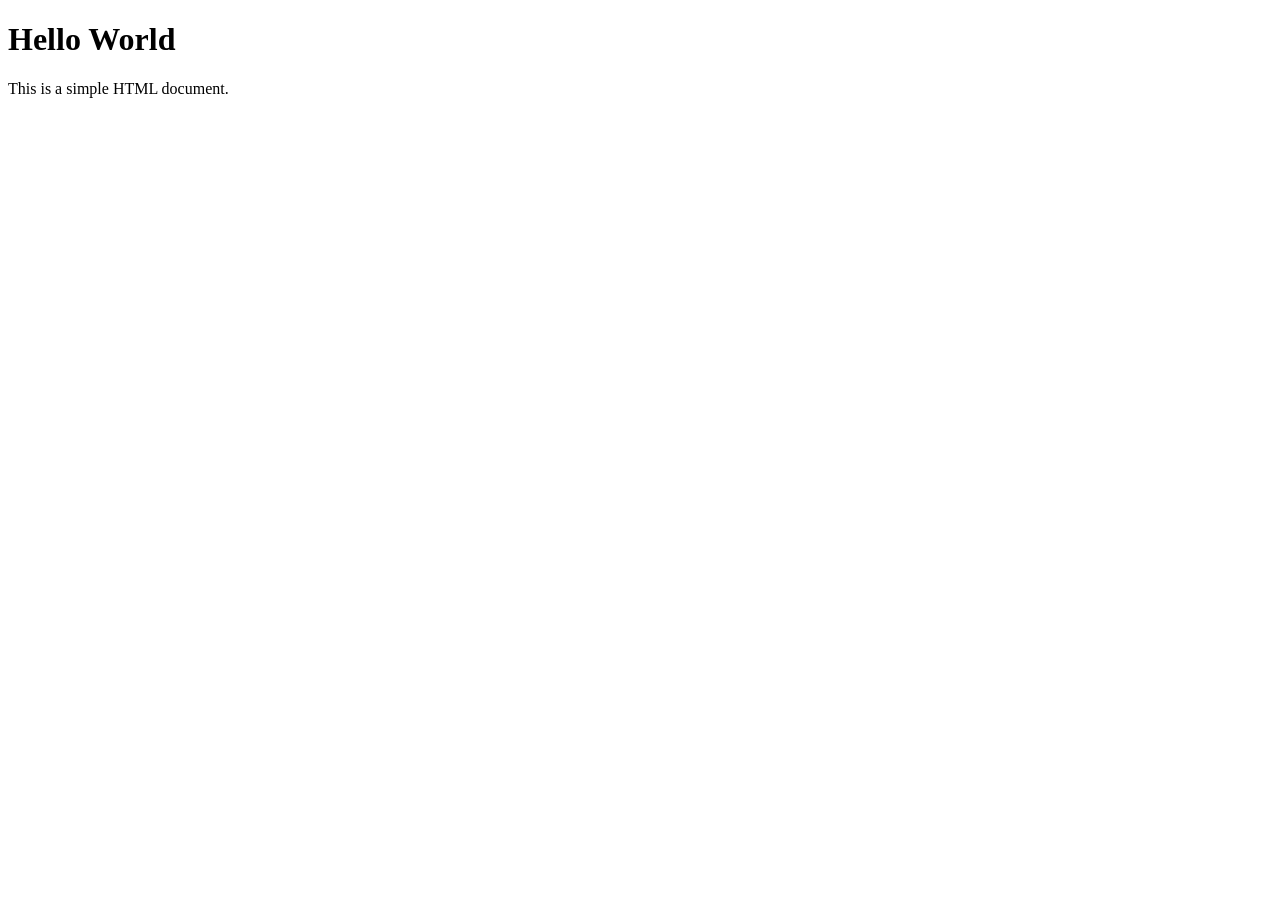
<file: practice/week1/index.html>
<!DOCTYPE html>
<html lang="en">
<head>
    <meta charset="UTF-8">
    <meta name="viewport" content="width=device-width, initial-scale=1.0">
    <title>Document</title>
</head>
<body>
    <h1>Hello World</h1>
    <p>This is a simple HTML document.</p>
</body> 
</html>
</file>
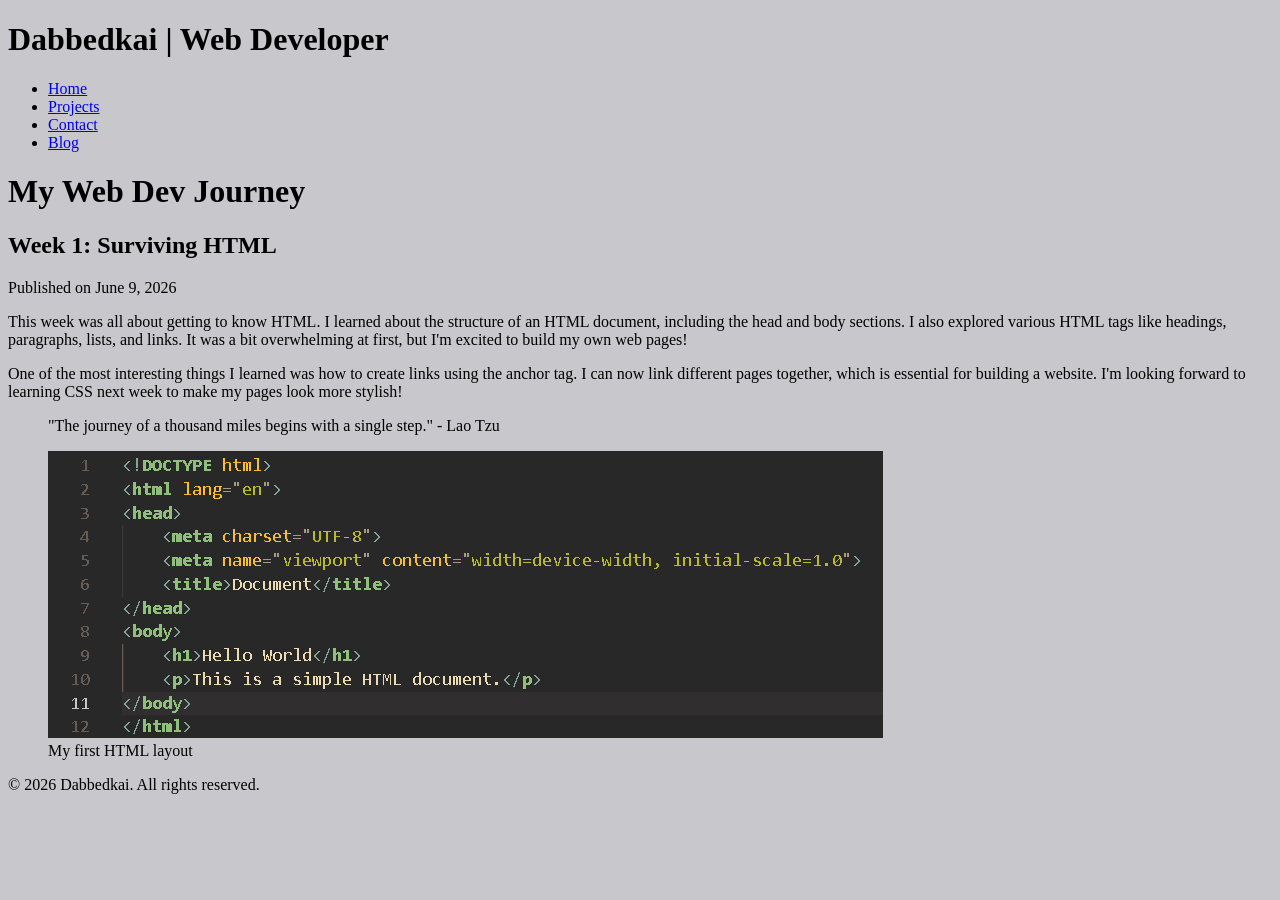
<file: activity1/blog.html>
<!doctype html>
<html lang="en">
  <head>
    <meta charset="UTF-8" />
    <meta name="viewport" content="width=device-width, initial-scale=1.0" />
    <title>Blog</title>
    <style>
        body {
            background-color: #c8c8cc;
        }
    </style>
  </head>
  <body>
    <header>
      <h1>Dabbedkai | Web Developer</h1>
    </header>
    <nav>
      <ul>
        <li><a href="index.html">Home</a></li>
        <li><a href="projects.html">Projects</a></li>
        <li><a href="contact.html">Contact</a></li>
        <li><a href="blog.html">Blog</a></li>
      </ul>
    </nav>
    <main>
      <h1>My Web Dev Journey</h1>
      <article>
        <h2>Week 1: Surviving HTML</h2>
        <p>Published on <time datetime="2026-06-09">June 9, 2026</time></p>
        <p>
          This week was all about getting to know HTML. I learned about the
          structure of an HTML document, including the head and body sections. I
          also explored various HTML tags like headings, paragraphs, lists, and
          links. It was a bit overwhelming at first, but I'm excited to build my
          own web pages!
        </p>
        <p>
          One of the most interesting things I learned was how to create links
          using the anchor tag. I can now link different pages together, which
          is essential for building a website. I'm looking forward to learning
          CSS next week to make my pages look more stylish!
        </p>
        <blockquote>
          <p>
            "The journey of a thousand miles begins with a single step." - Lao
            Tzu
          </p>
        </blockquote>

        <figure>
          <img src="screenshot.png" alt="Screenshot of HTML boilerplate" />
          <figcaption>My first HTML layout</figcaption>
        </figure>
      </article>
    </main>
    <footer>
      <p>&copy; 2026 Dabbedkai. All rights reserved.</p>
    </footer>
  </body>
</html>
</file>
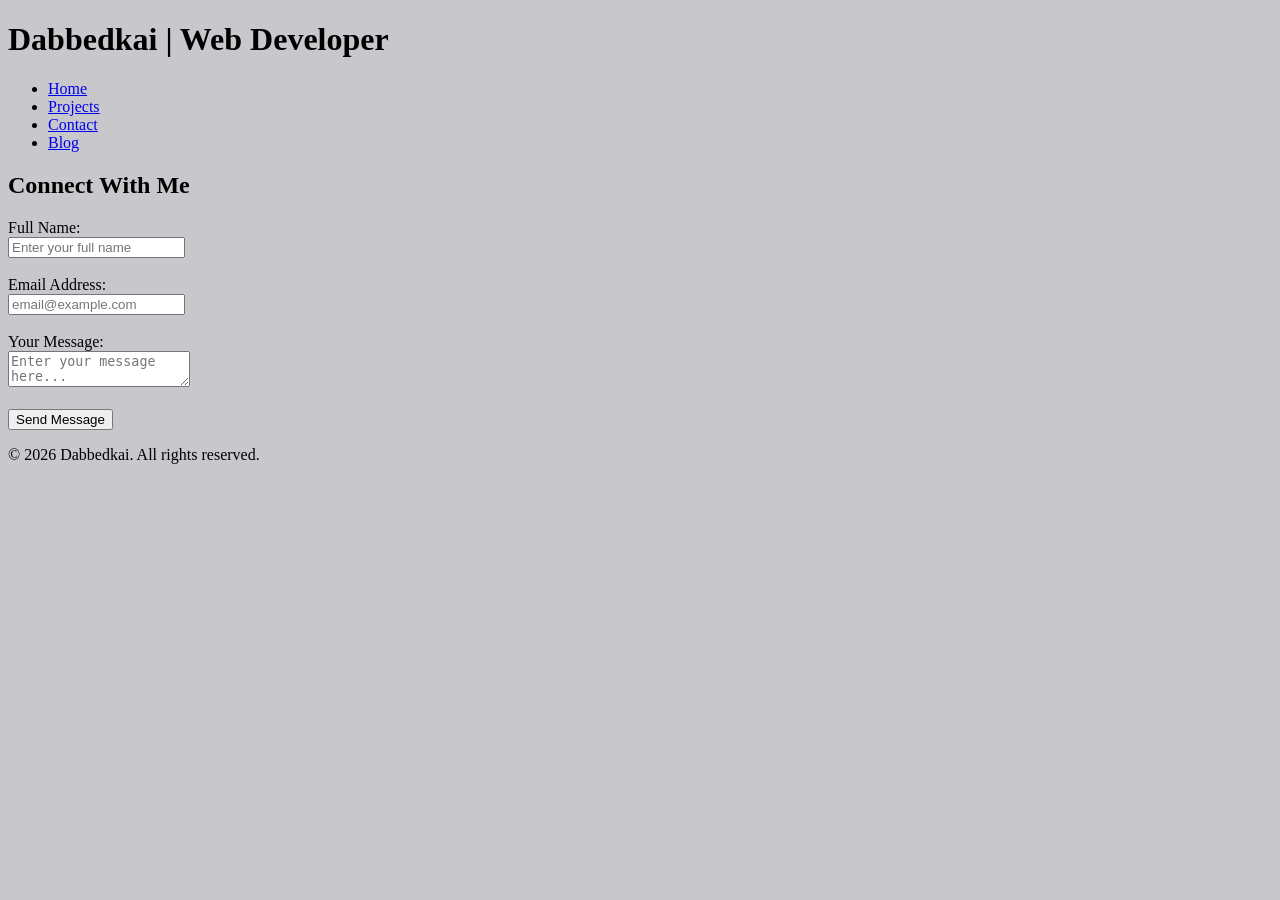
<file: activity1/contact.html>
<!doctype html>
<html lang="en">
  <head>
    <meta charset="UTF-8" />
    <meta name="viewport" content="width=device-width, initial-scale=1.0" />
    <title>Contact Me</title>
    <style>
        body {
            background-color: #c8c8cc;
        }
    </style>
  </head>
  <body>
    <header>
      <h1>Dabbedkai | Web Developer</h1>
    </header>
    <nav>
      <ul>
        <li><a href="index.html">Home</a></li>
        <li><a href="projects.html">Projects</a></li>
        <li><a href="contact.html">Contact</a></li>
        <li><a href="blog.html">Blog</a></li>
      </ul>
    </nav>
    <main>
      <h2>Connect With Me</h2>
      <form>
        <label for="name">Full Name:</label><br />
        <input type="text" id="name" name="name" placeholder="Enter your full name" /><br /><br />
        <label for="email">Email Address:</label><br />
        <input type="email" id="email" name="email" placeholder="email@example.com" /><br /><br />
        <label for="message">Your Message:</label><br />
        <textarea id="message" name="message" placeholder="Enter your message here..."></textarea><br /><br />
        <button type="submit">Send Message</button>
      </form>
    </main>
    <footer>
      <p>&copy; 2026 Dabbedkai. All rights reserved.</p>
    </footer>
  </body>
</html>
</file>
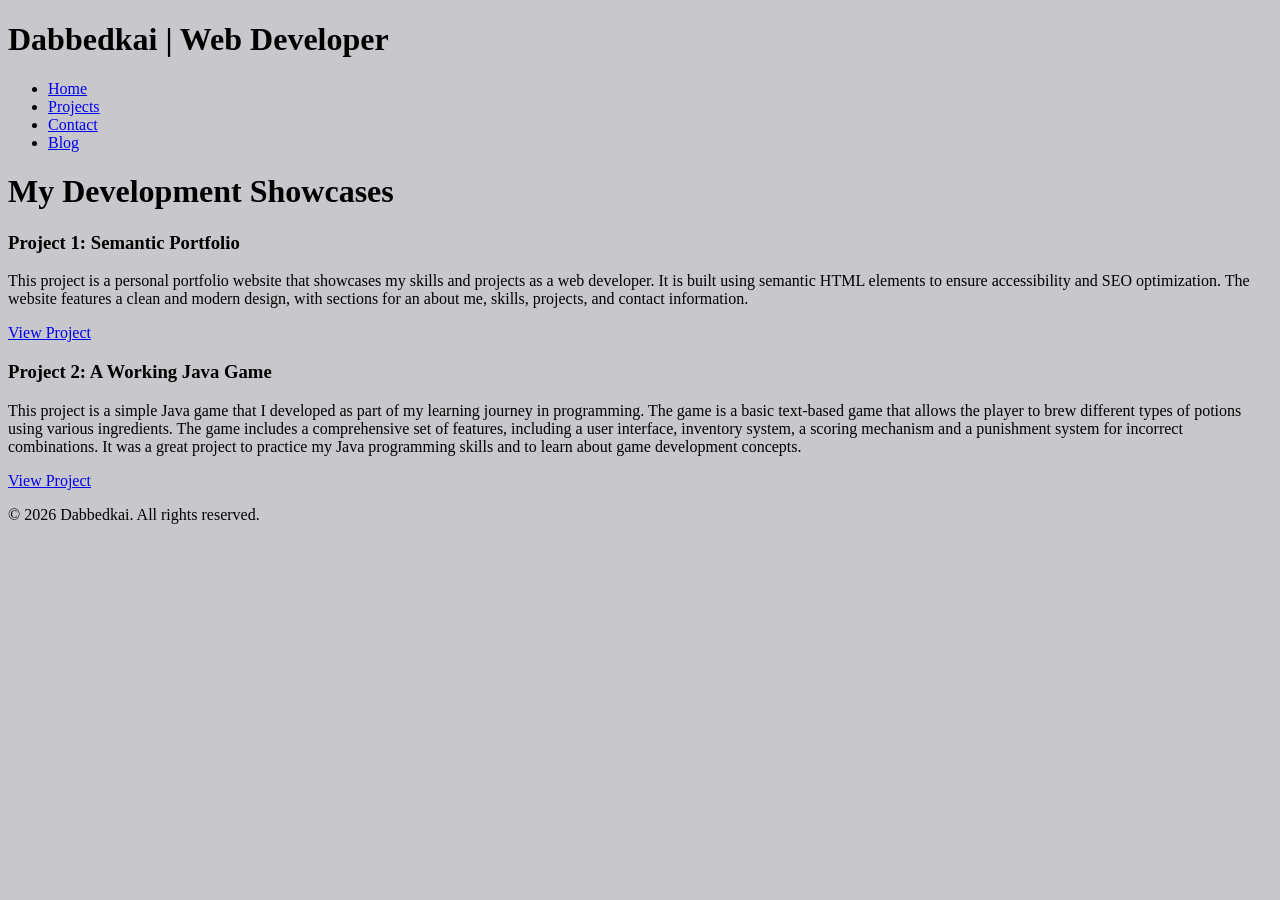
<file: activity1/projects.html>
<!doctype html>
<html lang="en">
  <head>
    <meta charset="UTF-8" />
    <meta name="viewport" content="width=device-width, initial-scale=1.0" />
    <title>My Projects</title>
    <style>
        body {
            background-color: #c8c8cc;
        }
    </style>
  </head>
  <body>
    <header>
      <h1>Dabbedkai | Web Developer</h1>
    </header>
    <nav>
      <ul>
        <li><a href="index.html">Home</a></li>
        <li><a href="projects.html">Projects</a></li>
        <li><a href="contact.html">Contact</a></li>
        <li><a href="blog.html">Blog</a></li>
      </ul>
    </nav>
    <main>
      <h1>My Development Showcases</h1>
      <section id="gallery">
        <article>
          <h3>Project 1: Semantic Portfolio</h3>
          <p>
            This project is a personal portfolio website that showcases my
            skills and projects as a web developer. It is built using semantic
            HTML elements to ensure accessibility and SEO optimization. The
            website features a clean and modern design, with sections for an
            about me, skills, projects, and contact information.
          </p>
          <a
            target="_blank"
            href="https://github.com/dabbedkai/webdev1-2026.git"
            >View Project</a
          >
        </article>
        <article>
          <h3>Project 2: A Working Java Game</h3>
          <p>
            This project is a simple Java game that I developed as part of my
            learning journey in programming. The game is a basic text-based game
            that allows the player to brew different types of potions using various
            ingredients. The game includes a comprehensive set of features, including
            a user interface, inventory system, a scoring mechanism and a punishment
            system for incorrect combinations. It was a great project to practice my
            Java programming skills and to learn about game development concepts.
          </p>
          <a target="_blank" href="https://github.com/dabbedkai/dabbed-compro/tree/main/finals/manabrew">View Project</a>
        </article>
      </section>
    </main>
    <footer>
      <p>&copy; 2026 Dabbedkai. All rights reserved.</p>
    </footer>
  </body>
</html>
</file>
<file: activity4/style.css>
* {
  box-sizing: border-box;
}

body {
  background-color: #f8f9fa;
  font-family: 'Segoe UI', Tahoma, sans-serif;
}

h1, h2 {
  color: #2c3e50;
  line-height: 1.4;
}

a {
  text-decoration: none;
  color: #2980b9;
}

nav a:hover {
  background-color: #2980b9;
  color: #ffffff;
}

.feature-card {
  background-color: #ffffff;
  border: 1px solid #2c3e50;
}

.text-highlight {
  font-weight: bold;
  color: #e74c3c;
}

#hero {
  padding: 40px;
  margin-bottom: 30px;
}

input[type="email"] {
  padding: 10px;
  border-radius: 6px;
}

button {
  padding: 10px 20px;
  border-radius: 6px;
}
</file>
<file: activity5/style.css>
* {
  box-sizing: border-box;
  margin: 0;
  padding: 0;
}

.quote-card {
  background: #FFF8F0;
  border-left: 6px solid #F97316;
  padding: 24px 28px;
  max-width: 300px;
  border-radius: 0 8px 8px 0;
  font-family: Georgia, serif;
}

blockquote {
  font-size: 1rem;
  color: #1C1917;
  font-style: italic;
  line-height: 1.6;
  margin-bottom: 12px;
}

cite {
  font-style: normal;
  font-family: Arial, sans-serif;
  font-size: 0.78rem;
  color: #78716C;
  letter-spacing: 1px;
  text-transform: uppercase;
}


.stats {
  display: flex;
  background-color: #1e1b4b;
  border-radius: 10px;
  overflow: hidden;
  max-width: 350px;
  margin-left: 5px;
}

.stat {
  flex: 1;
  text-align: center;
  padding: 20px 16px;
  border-right: 1px solid #312e81;
  last-child {
    border-right: none;
  }
}

.stat-number {
  display: block;
  font-size: 1.8rem;
  font-weight: bold;
  color: #a5b4fc;
  margin-bottom: 4px;
}

.stat-label {
  display: block;
  font-size: 0.7rem;
  color: #818fc8;
  text-transform: uppercase;
  letter-spacing: 1.5px;
}

 
.field {
  display: flex;
  flex-direction: column;
  gap: 6px;
  width: 260px;
  margin-left: 5px;
}
 
label {
  font-size: 0.8rem;
  font-weight: bold;
  color: #1E3A5F;
  letter-spacing: 0.5px;
}
 
input[type="email"] {
  padding: 10px 14px;
  border: 2px solid #CBD5E1;
  border-radius: 6px;
  font-size: 0.9rem;
  background: #F8FAFC;
  outline: none;
}
 
input[type="email"]:focus {
  border-color: #3B82F6;
  background: #EFF6FF;
}
 
.helper {
  font-size: 0.72rem;
  color: #64748B;
}


.banner {
    background-color: #0f0f23;
    padding: 28px 32px;
    border-radius: 10px;
    text-align: center;
    max-width: 500px;
    margin-left: 5px;
}

h2{
    font-family: Georgia, serif;
    font-size: 2rem;
    font-weight: bold;
    background: linear-gradient(98deg, #ec4899, #8b5cf6);
    -webkit-background-clip: text;
    background-clip: text;
    -webkit-text-fill-color: transparent;
    margin-bottom: 6px;
}

p {
    font-size: 0.82rem;
    color: #6b7280
}



.price-card {
    background-color: #ffffff;
    border: 1px solid #e2e8f8;
    border-radius: 10px;
    padding: 24px 28px;
    text-align: center;
    width: 200px;
    box-shadow: 0 2px 8px rgba(0,0,0,0.16);
}

.label {
    font-size: 0.7rem;
    text-transform: uppercase;
    letter-spacing: 2px;
    color: #94a388;
    margin-bottom: 8px;
}

.old-price {
    font-size: 1rem;
    color: #94a388;
    text-decoration: line-through;
    margin-bottom: 4px;
}

.new-price {
    font-size: 2rem;
    color: #16a34a;
}

.save-badge {
    display: inline-block;
    margin-top: 10px;
    background: #dcfce7;
    color: #16a34a;
    font-size: 0.72rem;
    font-weight: bold;
    padding: 3px 10px;
    border-radius: 20px;
}
</file>
<file: activity6/style.css>
body {
    margin-bottom: 10px;
    margin-top: 20px;
    font-family: Arial, Helvetica, sans-serif;
}

.ui-badge {
    margin-top: 10px;
    background-color: #e0f2fe;
    color: #0369a1;
    font-weight: bold;
    font-family: Arial, sans-serif;
    font-size: 11px;
    padding: 4px 8px;
    border-radius: 4px;
    text-transform: uppercase;
    letter-spacing: 0.5px;
    max-width: 25px;
}

.ui-pill {
    margin-top: 10px;
    background-color: #22c55e;
    color: #ffffff;
    font-size: 13px;
    font-weight: bold;
    font-family: Arial, sans-serif;
    padding: 6px 16px;
    border-radius: 9999px;
    max-width: 70px;
}

.ui-avatar {
    margin-top: 10px;
    display: block;
    width: 64px;
    height: 64px;
    background-color: #e2e8f0;
    border-radius: 50%;
    color: #1e3a8a;
    font-size: 20px;
    font-weight: bold;
    font-family: Arial, sans-serif;
    text-align: center;
    line-height: 64px;
}

.ui-btn {
    margin-top: 10px;
    display: block;
    background-color: #4f46e5;
    color: #ffffff;
    font-size: 14px;
    font-weight: 600;
    font-family: Arial, sans-serif;
    padding: 12px 24px;
    border: none;
    border-radius: 8px;
    max-width: 110px;
    cursor: pointer;
}

.ui-btn:hover {
  background-color: #4338CA;
}

.field-group {
  margin-top: 10px;
  display: block;
  font-size: 12px;
  font-weight: 600;
  color: #334155;
  text-transform: uppercase;
  margin-bottom: 4px;
  max-width: 240px;
}

.input-element {
    display: block;
    width: 100%;
    padding: 10px 14px;
    border: 2px solid #CBD5E1;
    border-radius: 6px;
    font-size: 14px;
    color: #0F172A;
    box-sizing: border-box;
    max-width: 250px;
}

.input-element:focus {
    outline: none;
    border-color: #3B82F6;
    background-color: #F8FAFC;
}

.alert-container {
    margin-top: 10px;
    display: block;
    background-color: #fee2e2;
    border-left: 5px solid #ef4444;
    border-radius: 4px;
    padding: 14px 18px;
    width: 340px;
}

.alert-message {
    font-size: 13px;
    font-weight: 500;
    color:#991b1b;
    font-family: Arial, sans-serif;
}

.feature-card {
    margin-top: 10px;
    display: block;
    background: #ffffff;
    border: 1px solid #e2e8f0;
    border-radius: 12px;
    padding: 24px;
    width: 280px;
}

.card-icon {
    display: block;
    margin-bottom: 12px;
}

.feature-card h3 {
    font-size: 16px;
    font-weight: 700;
    color: #0f172a;
    margin-bottom: 6px;
}

.feature-card p {
    font-size: 13px;
    color: #64748b;
    line-height: 1.4;
}

.nav-menu {
  display: block;
  width: 200px;
  background-color: #1E293B;
  padding: 8px;
  border-radius: 8px;
  list-style: none;
  margin-top: 10px;
}

.nav-menu li {
  margin-bottom: 4px;
}

.nav-menu li:last-child {
  margin-bottom: 0;
}

.nav-link {
  display: block;
  padding: 8px 16px;
  font-size: 14px;
  font-weight: 500;
  color: #94A3B8;
  text-decoration: none;
  border-radius: 4px;
}

.nav-link:hover {
  color: #FFFFFF;
  background-color: #334155;
}

.active-item .nav-link {
  color: #38BDF8;
  background-color: #0F172A;
  font-weight: 600;
}
</file>
<file: activity8/style.css>
body {
  background-color: antiquewhite;
  padding: 40px;
  font-family: sans-serif;
}
.profile-container {
  display: flex;
  justify-content: center;
  align-items: center;
}
.profile-box {
  display: flex;
  background-color: white;
  margin-bottom: 0;
  border-radius: 30px;
  justify-content: center;
  align-items: center;
  flex-direction: column;
  width: 400px;
  max-width: 90%;
  padding: 20px;
  box-shadow: 0 4px 10px rgba(0, 0, 0, 0.05);
}

.profile {
  display: flex;
  align-items: center;
  justify-content: center;
  background-color: rgb(67, 46, 253);
  margin-bottom: 0;
  border-radius: 64px;
  padding: 20px;
  color: white;
  width: 60px;
  height: 60px;
  font-size: 1.75rem;
  font-weight: bold;
}

.job {
  display: flex;
  align-items: center;
  justify-content: center;
  color: gray;
  margin-bottom: 10px;
  margin-top: 0;
}

.price-container {
  margin-top: 40px;
  display: flex;
  justify-content: center;
  align-items: center;
}

.price-box {
  display: inline-flex;
  align-items: center;
  justify-content: center;
  flex-direction: column;
  background-color: white;
  width: 200px;
  max-width: 90%;
  padding: 20px;
  border-radius: 30px;
  margin: 0px 12px;
  box-shadow: 0 4px 10px rgba(0, 0, 0, 0.05);
}

.price-row {
  display: flex;
  justify-content: center;
  align-items: baseline;
  flex-direction: row;
  margin-top: 0;
}
.basic-price {
  display: flex;
  justify-content: center;
  color: gray;
  margin-bottom: 0;
  margin-top: 10px;
}

.price {
  font-size: 2.5rem;
}

.period {
  color: gray;
}

.nav-container {
  margin-top: 40px;
  display: flex;
  justify-content: center;
  align-items: center;
}

.nav-box {
  display: flex;
  justify-content: space-between;
  align-items: center;
  background-color: white;
  width: 800px;
  max-width: 90%;
  border-radius: 12px;
  padding: 15px 30px;
  box-shadow: 0 4px 10px rgba(0, 0, 0, 0.05);
}

.brand {
  margin: 0;
  font-size: 1.3rem;
  color: #1a1a1a;
}

.sub-nav {
  display: flex;
  gap: 30px;
}

.main-nav {
  text-decoration: none;
  color: #555;
  font-weight: 500;
}

.signup {
  font-size: 14px;
  font-weight: bold;
  color: white;
  background-color: #3f51b5;
  border-radius: 8px;
  border: none;
  padding: 10px 20px;
  cursor: pointer;
}

.comment-container {
  display: flex;
  justify-content: center;
  align-items: center;
  margin-top: 40px;
}

.comment-box {
  display: flex;
  align-items: flex-start;
  background-color: white;
  width: 450px;
  max-width: 90%;
  padding: 25px;
  border-radius: 15px;
  box-shadow: 0 4px 10px rgba(0, 0, 0, 0.05);
}

.avatar {
  display: flex;
  justify-content: center;
  align-items: center;
  background-color: #ff6b6b;
  color: white;
  border-radius: 50%;
  width: 50px;
  height: 50px;
  font-weight: bold;
  font-size: 1.1rem;
  flex-shrink: 0;
  margin-right: 15px;
}

.comment-content {
  display: flex;
  flex-direction: column;
}

.comment-name {
  font-weight: bold;
  margin-bottom: 5px;
}

.comment-text {
  margin: 0;
  color: #555;
  line-height: 1.4;
}

.tags-container {
  margin-top: 40px;
  display: flex;
  justify-content: center;
  align-items: center;
}

.tags-box {
  display: flex;
  flex-wrap: wrap;
  gap: 15px;
  background-color: white;
  width: 600px;
  max-width: 90%;
  padding: 30px;
  border-radius: 15px;
  box-shadow: 0 4px 10px rgba(0, 0, 0, 0.05);
}

.tag {
  color: rgb(67, 46, 253);
  background-color: rgba(67, 46, 253, 0.1);
  padding: 8px 16px;
  border-radius: 20px;
  font-size: 14px;
  font-weight: bold;
  flex-shrink: 0;
}
</file>
<file: activity9/style.css>
* {
  margin: 0;
  padding: 0;
  box-sizing: border-box;
  font-family: Inter, sans-serif;
}

body {
  background-color: #fdf6ef;
}

a {
  text-decoration: none;
}

header {
  display: flex;
  justify-content: space-between;
  align-items: center;
  padding: 30px 60px;
  border-bottom: 1px solid #e5e5e5;
}

.navbar_logo {
  font-weight: bold;
}

.navbar_links {
  display: flex;
  gap: 40px;
  list-style: none;
}

.navbar_links a {
  color: #626262;
}

.hero {
  background-color: #f5ede4;
  border-bottom: 1px solid gray;
}

.hero_inner {
  display: flex;
  gap: 60px;
  align-items: flex-start;
  padding: 100px 60px;
  max-width: 1140px;
  margin: 0 auto;
}

.hero_text {
  flex-grow: 1.2;
}

.hero_panel {
  flex-grow: 1;
  display: flex;
  flex-direction: column;
  gap: 16px;
}

.hero_eyebrow {
  color: #c4622d;
  font-size: 0.875rem;
  font-weight: 700;
  letter-spacing: 0.05em;
  margin-bottom: 16px;
}

.hero_title {
  font-size: 3.5rem;
  line-height: 1.1;
  margin-bottom: 24px;
}

.hero_desc {
  color: #555555;
  font-size: 1rem;
  line-height: 1.6;
  margin-bottom: 32px;
  max-width: 480px;
}

.btn {
  display: inline-block;
  background-color: #1a1a1a;
  color: #ffffff;
  padding: 14px 28px;
  border-radius: 4px;
  font-weight: 600;
}

.btn_light {
  background-color: #ffffff;
  color: #c4622d;
}

.info_card {
  background-color: #ffffff;
  border: 1px solid #e5d5c5;
  padding: 20px 24px;
}

.info_card p:first-child {
  color: #999999;
  font-size: 0.75rem;
  font-weight: 700;
  letter-spacing: 0.05em;
  margin-bottom: 6px;
}

.info_card p:last-child {
  font-weight: 700;
  font-size: 1rem;
}

.info_card_accent {
  background-color: #c4622d;
  color: #ffffff;
  border: none;
}

.info_card_accent p:first-child {
  color: #f0d0c0;
}

.skills {
  padding: 100px 60px;
  max-width: 1140px;
  margin: 0 auto;
}

.skills_grid {
  display: grid;
  grid-template-columns: repeat(3, 1fr);
  gap: 1px;
  background-color: #e5e5e5;
  border: 1px solid #e5e5e5;
  margin-top: 40px;
}

.skills p {
  color: #c4622d;
  font-weight: bold;
  margin-bottom: 15px;
}

.skills h2 {
  color: #000000;
  font-weight: bold;
  margin-bottom: 15px;
  font-size: 1.75rem;
}

.skill_card {
  background-color: #ffffff;
  padding: 40px 30px;
}

.skill_card_wide {
  grid-column: span 2;
}

.skill_card p:first-child {
  color: gray;
  margin-bottom: 15px;
  font-weight: bold;
}

.skill_card p:last-child {
  color: gray;
  margin-bottom: 15px;
  font-weight: 100;
}

.skill_card h3 {
  margin-bottom: 15px;
}

.contact {
  background-color: #1a1a1a;
  color: #ffffff;
  text-align: center;
  padding: 100px 60px;
}

.contact_label {
  color: #fedcc5;
  font-size: 0.9rem;
  margin-bottom: 16px;
}

.contact_title {
  color: #ffffff;
  font-size: 1.9rem;
  margin-bottom: 50px;
}

.contact_desc {
  color: #b0b0b0;
  margin-bottom: 32px;
}

.contact a {
  display: inline-block;
  background-color: #ffffff;
  color: #c4622d;
  padding: 14px 28px;
  font-weight: 600;
}

footer {
  display: flex;
  justify-content: space-between;
  align-items: center;
  padding: 30px 60px;
  background-color: #fdf6ef;
}

.footer_links {
  display: flex;
  gap: 40px;
  list-style: none;
}

.footer_links a {
  color: #626262;
}

/* Checkpoint 1: 
   I had to use `display: flex` twice because flexbox only works on the direct children of a container. Putting it on the <header> pushed the logo to the left and the whole nav block to the right. But that didn't affect the links inside the nav, so they were still stacked on top of each other. I had to add flex to the .navbar_links <ul> as well so the actual links would sit side-by-side, which also let me use the `gap` property to space them out.

   Checkpoint 2: 
   Even though the cards were already stacking vertically (since divs naturally do that), I still turned the container into a flex column mainly so I could use the `gap` property. It's just way easier to write `gap: 16px` on the parent to space everything out evenly. If I didn't use flex, I'd have to add `margin-bottom` to the cards and then figure out how to remove the margin from the very last card so the spacing wouldn't look weird.

   Checkpoint 3: 
   Trying to build that specific layout with Flexbox would be a huge headache. Since flexbox is really just meant for single rows or columns, I'd have to use `flex-wrap` and manually calculate exact percentage widths for the cards (like telling the wide ones to be 66% and the small ones 33%) while also doing math to account for the margins between them. With Grid, it's super simple—I just made 3 equal columns and told the wide cards to `span 2`. 

   Checkpoint 4: 
   The contact section didn't need flexbox because everything inside it (the labels, text, and button) naturally stacks vertically on its own. Since the default HTML flow was basically already doing what I needed, all I had to do was add `text-align: center` to the section to get everything lined up in the middle. Using flexbox there would have just been overcomplicating it. */
</file>
